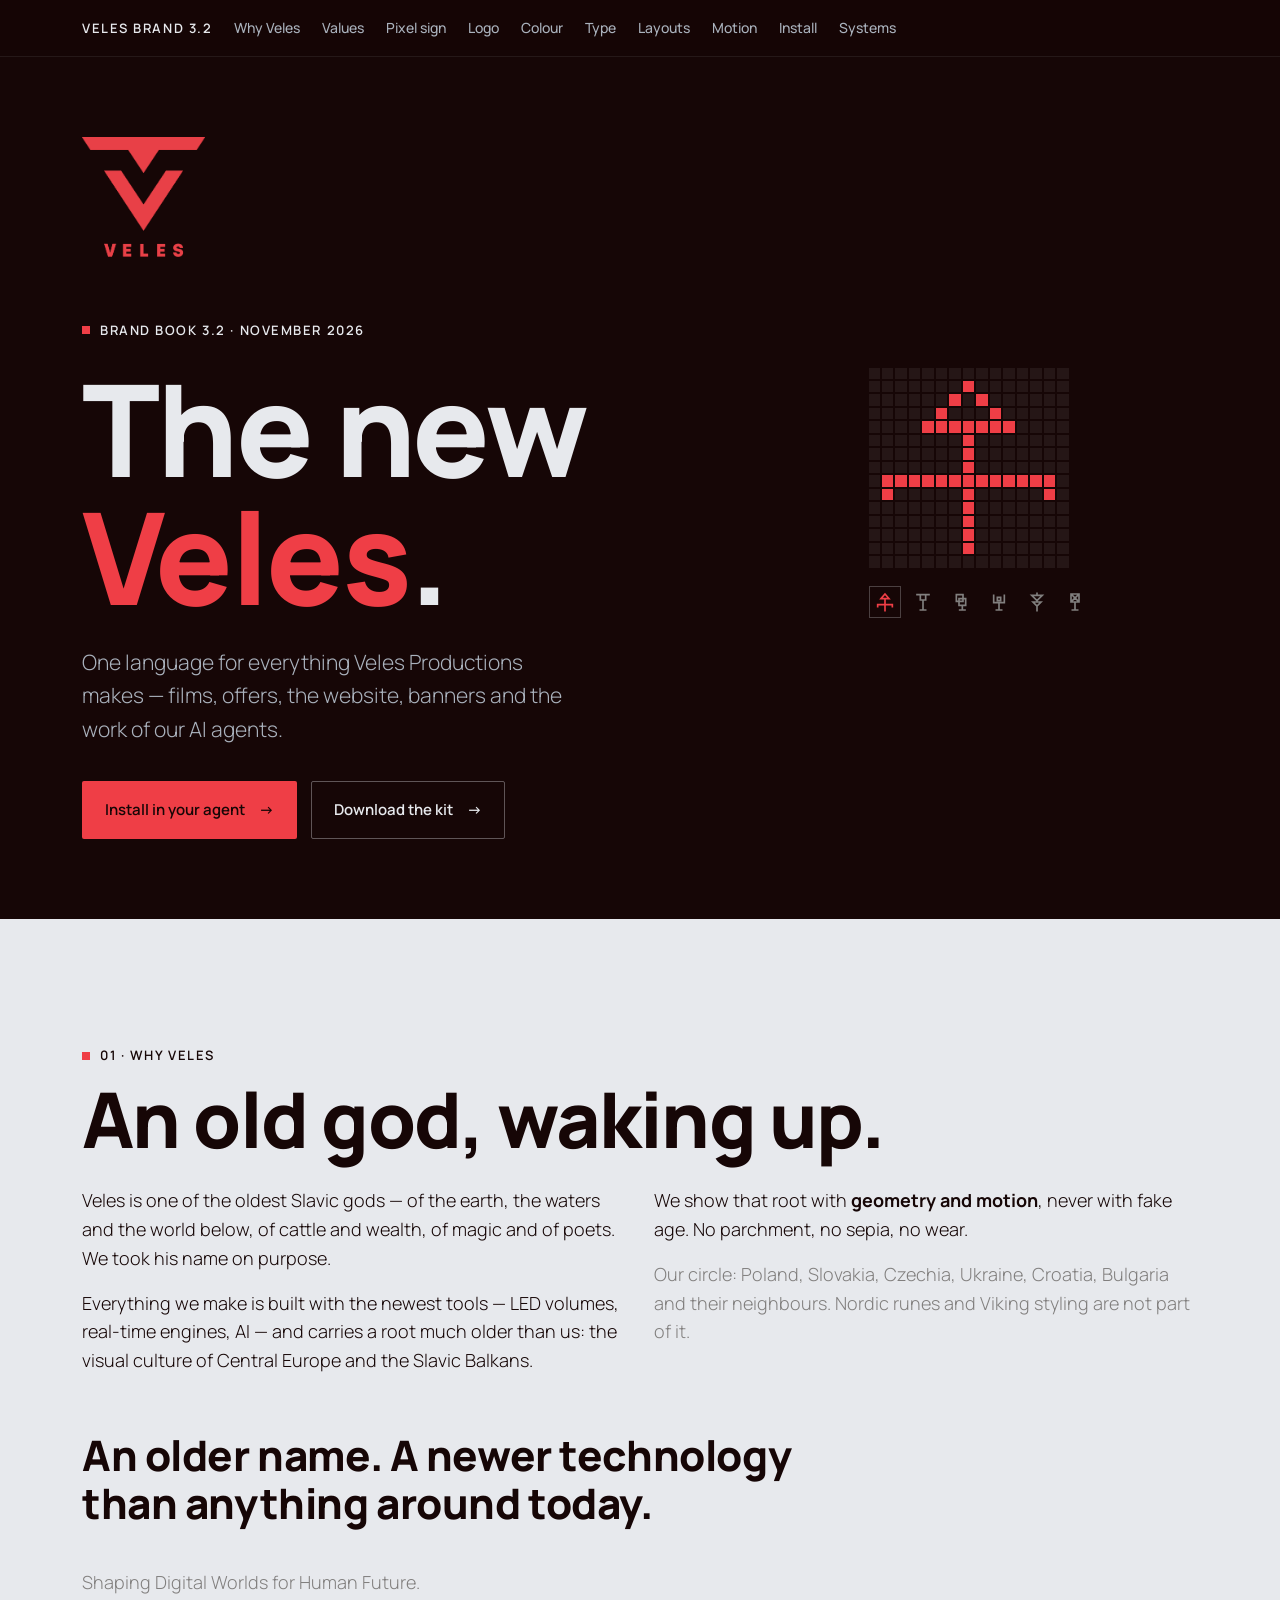
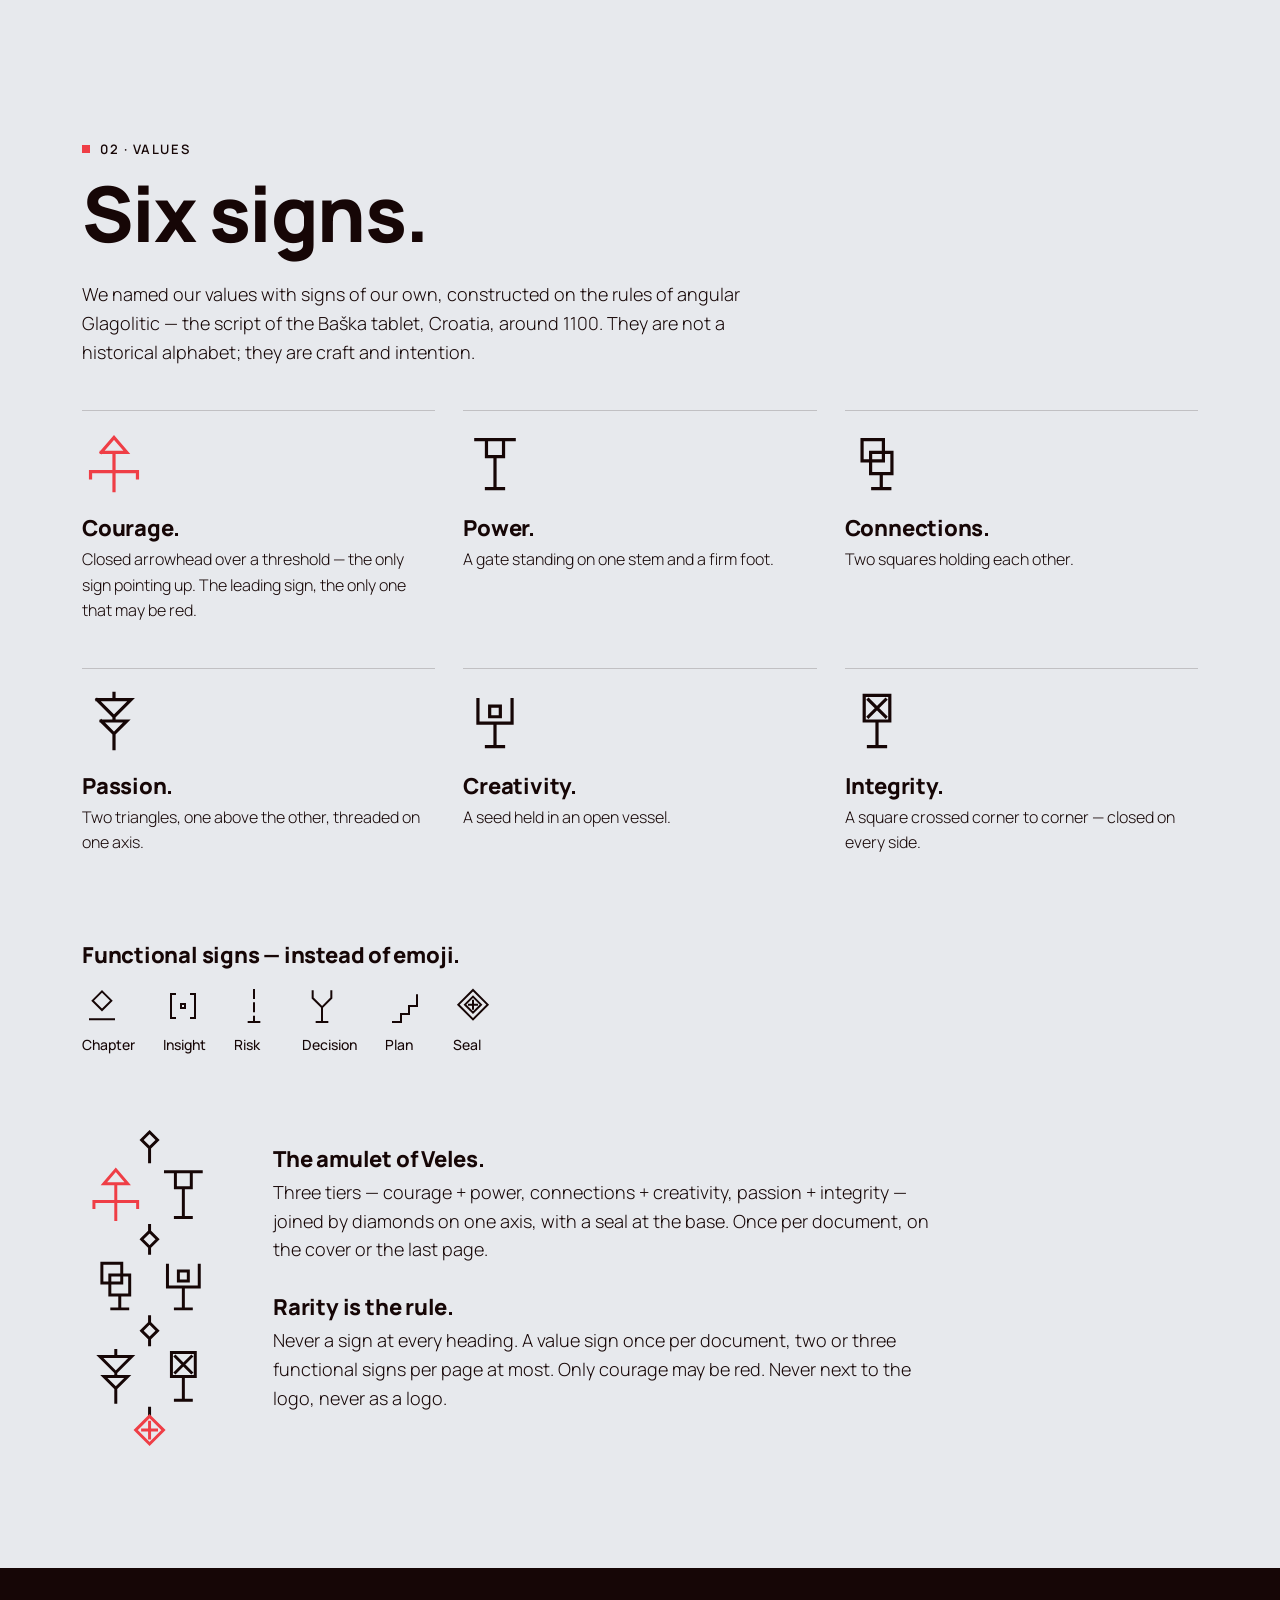
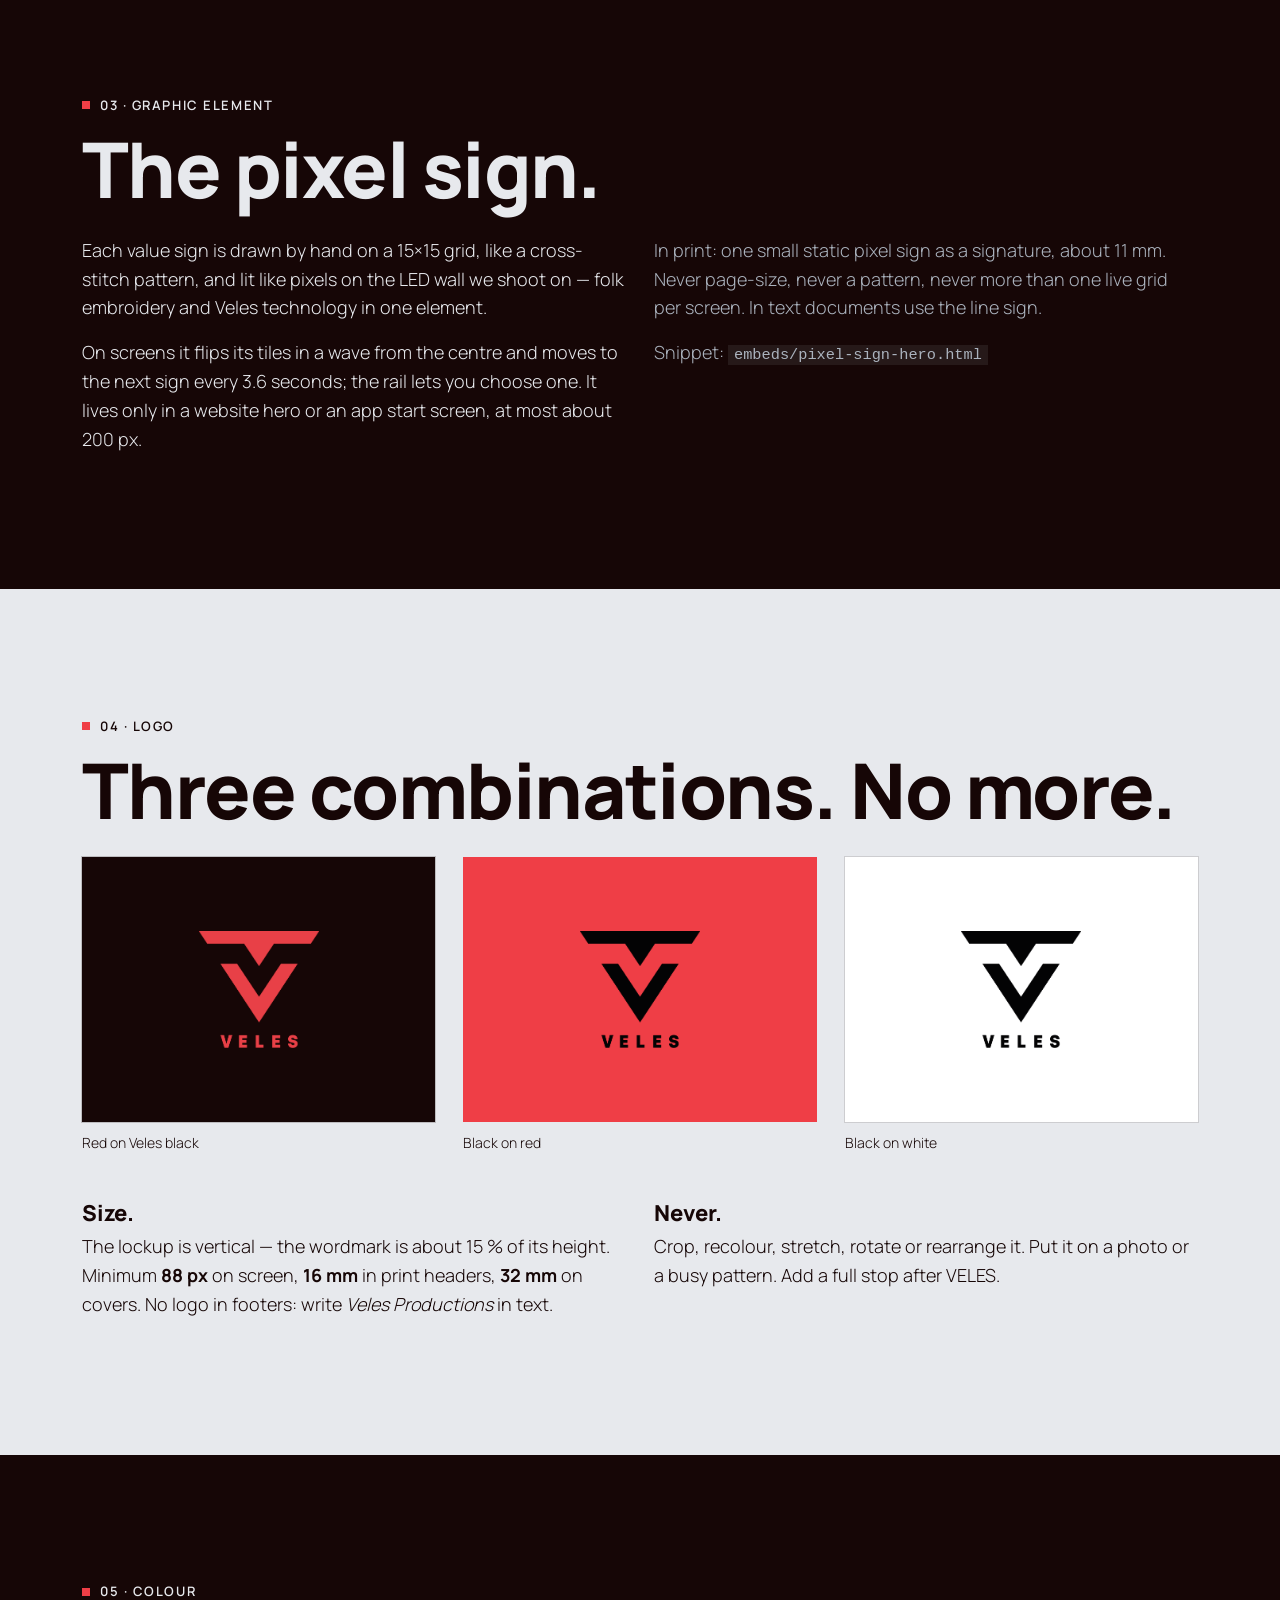
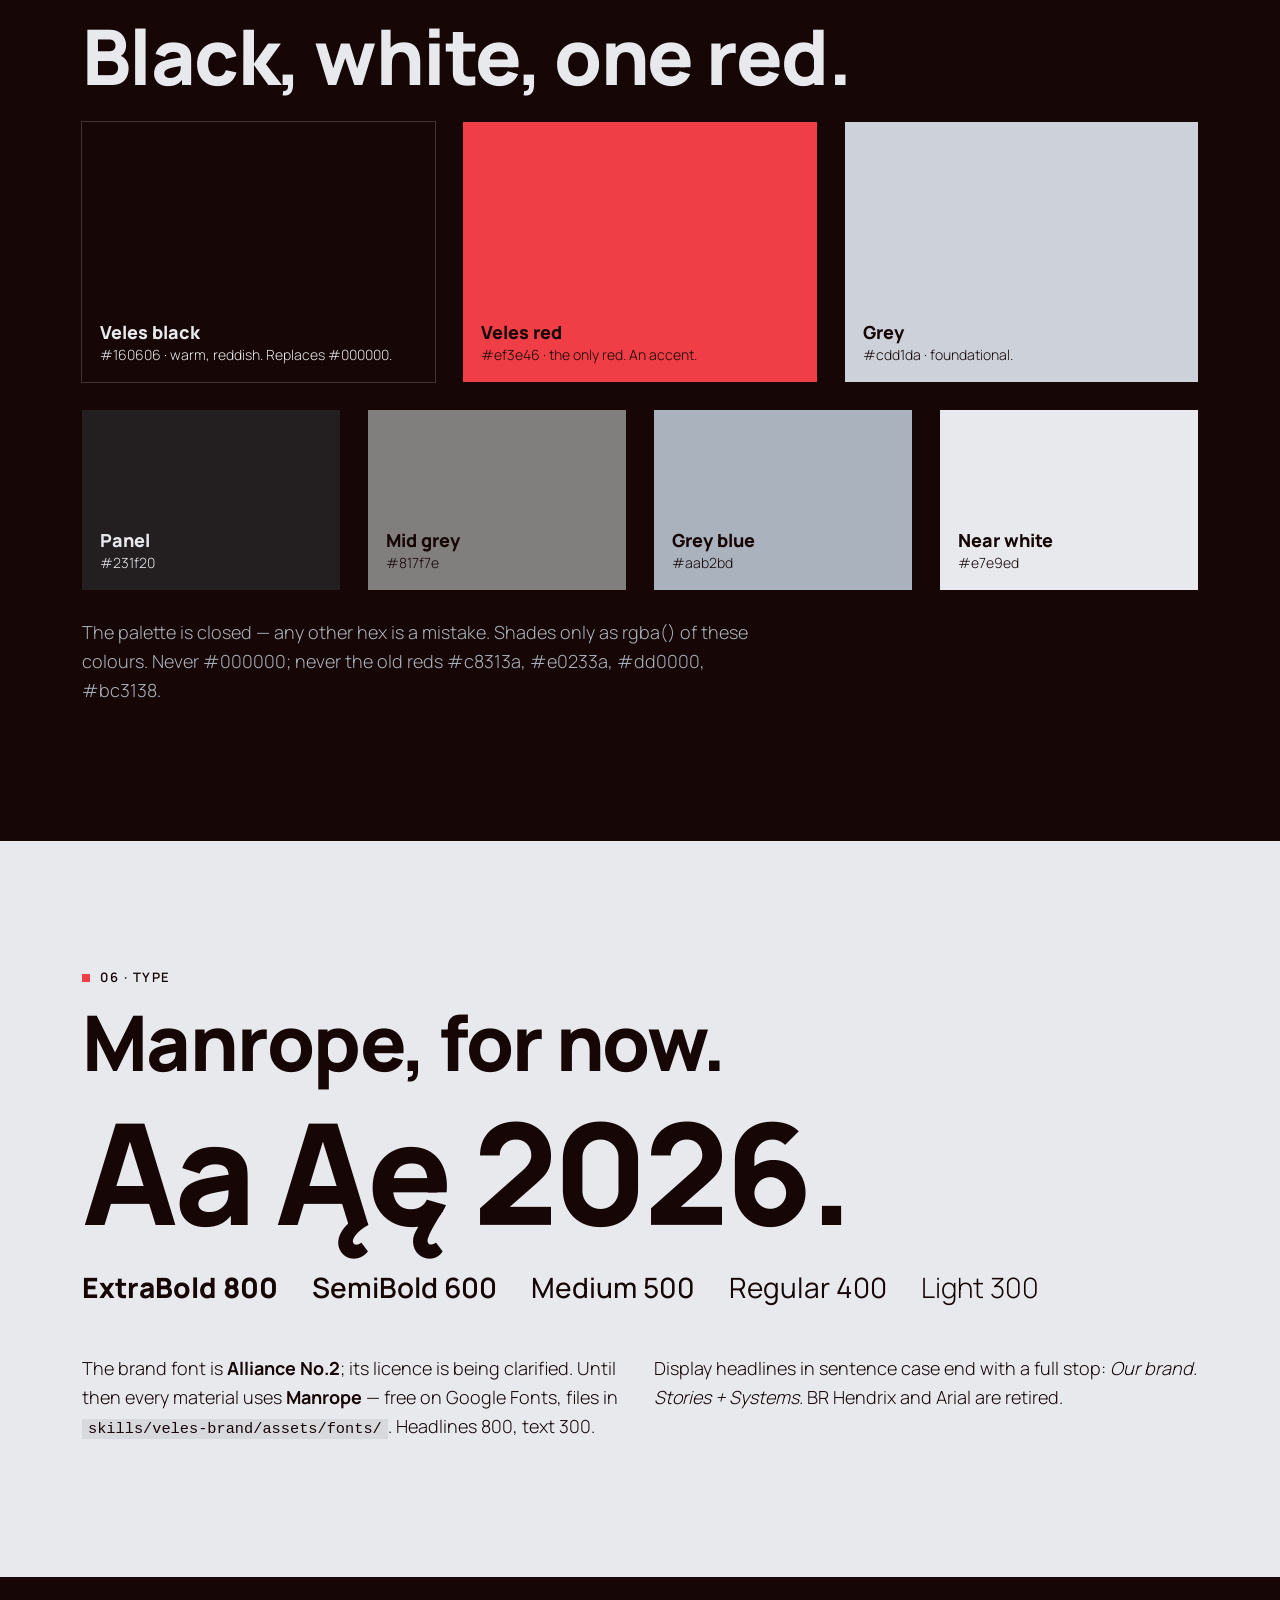
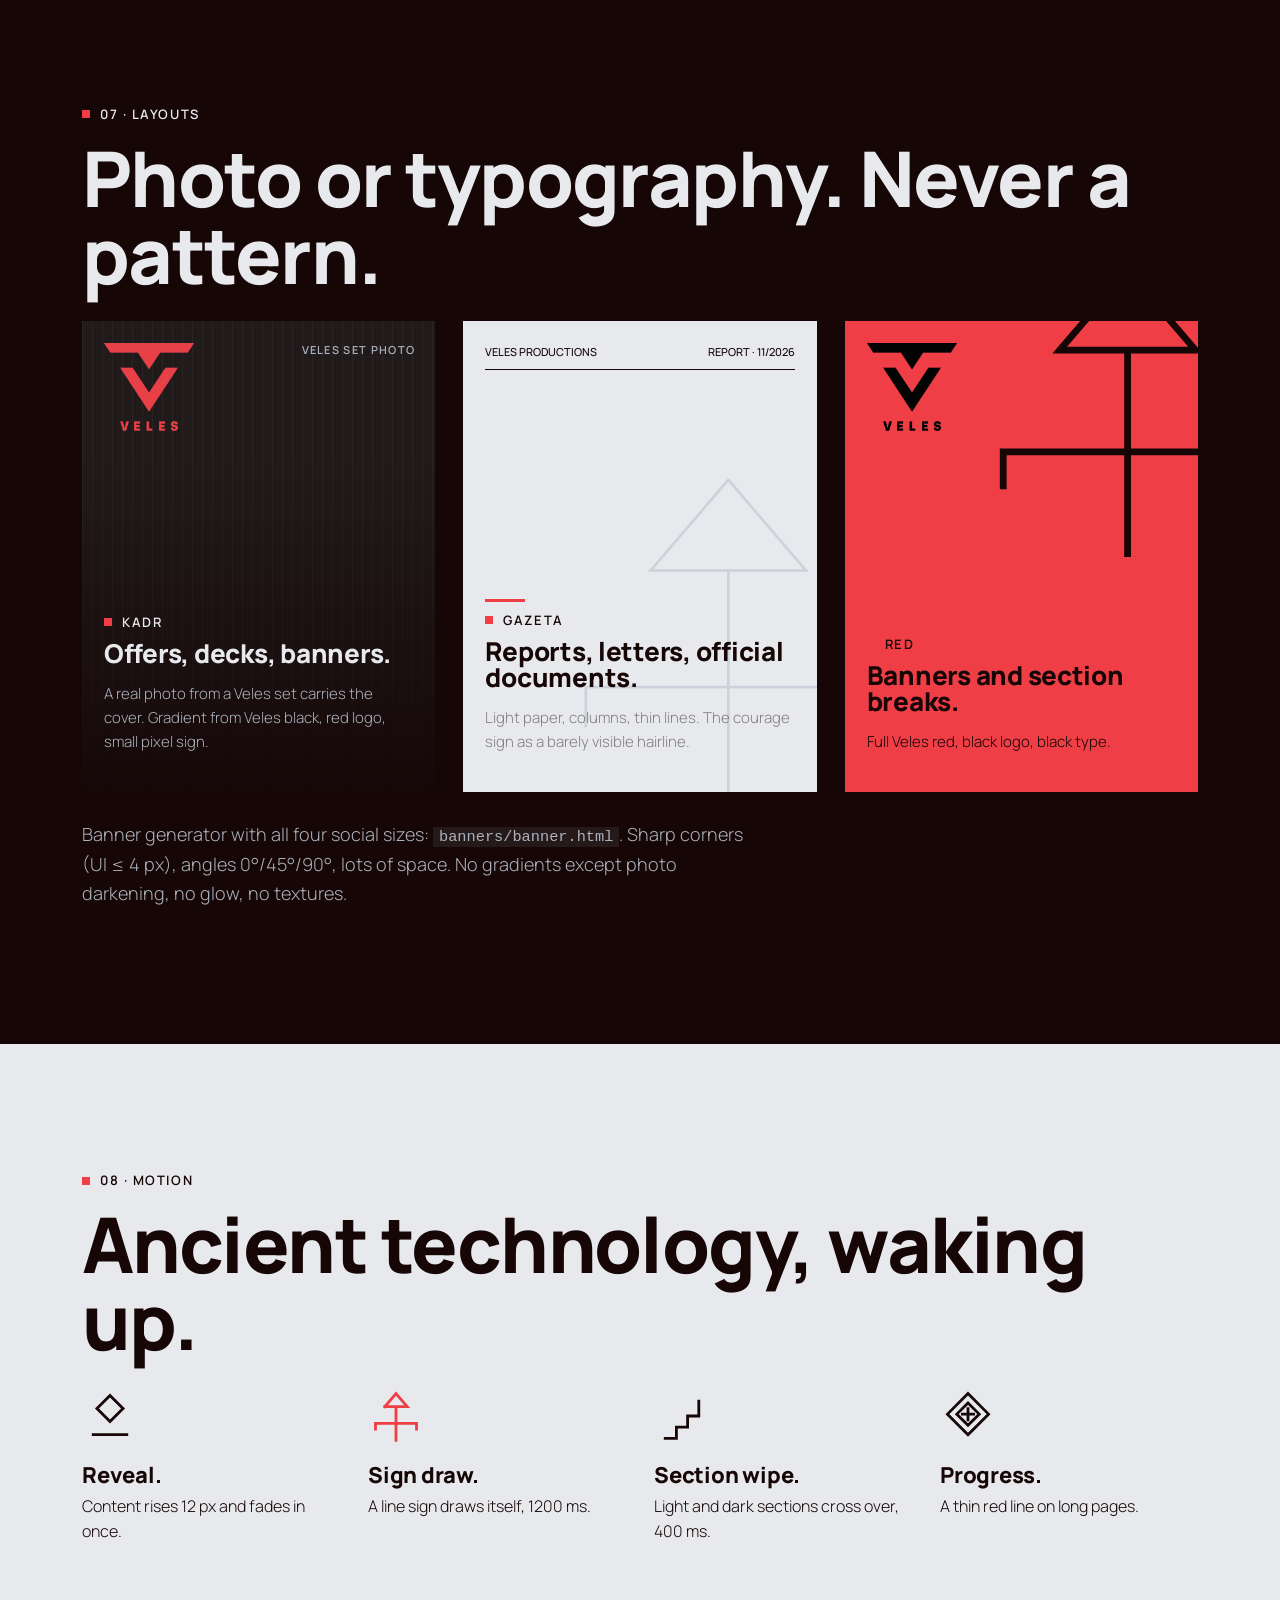
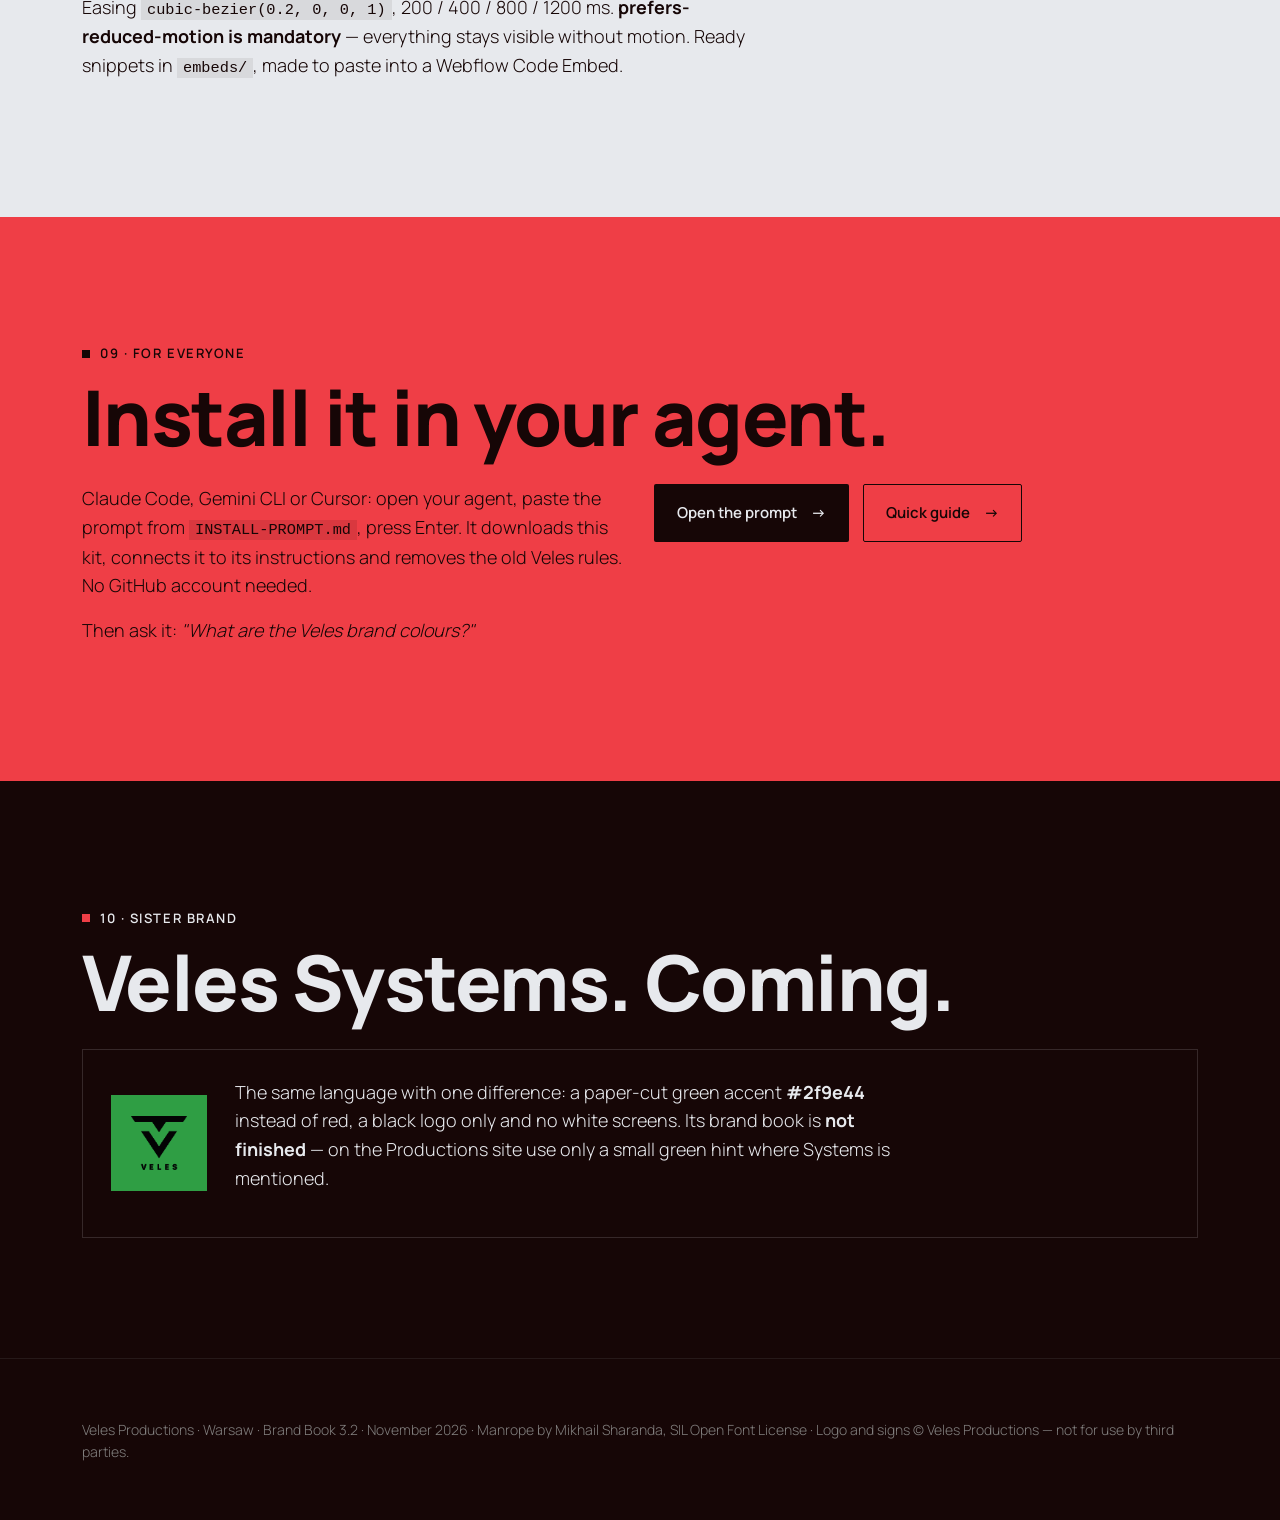
<file: index.html>
<!doctype html>
<html lang="en">
<head>
<meta charset="utf-8">
<meta name="viewport" content="width=device-width,initial-scale=1">
<title>Veles Brand Book</title>
<meta name="description" content="Veles Productions Brand Book 3.2 — the new Veles brand.">
<link rel="icon" href="skills/veles-brand/assets/logo/Logo_small_red_web.png">
<link rel="preconnect" href="https://fonts.googleapis.com">
<link href="https://fonts.googleapis.com/css2?family=Manrope:wght@300;400;500;600;800&display=swap" rel="stylesheet">
<link rel="stylesheet" href="skills/veles-brand/tokens/tokens.css">
<style>
  *{box-sizing:border-box}
  html{scroll-behavior:smooth}
  body{margin:0;background:var(--veles-black);color:var(--veles-near-white);font-family:var(--veles-font);font-weight:300;font-size:18px;line-height:1.6}
  a{color:inherit}
  .wrap{max-width:1180px;margin:0 auto;padding:0 32px}
  @media (max-width:600px){.wrap{padding:0 16px}body{font-size:16px}}
  .label{display:inline-flex;align-items:center;gap:10px;font-weight:600;font-size:13px;letter-spacing:.12em;text-transform:uppercase}
  .label:before{content:"";width:8px;height:8px;background:var(--veles-red);flex:none}
  h1,h2,h3{font-weight:800;letter-spacing:-.02em;line-height:1;margin:0}
  h2{font-size:clamp(40px,6vw,80px);margin:14px 0 28px}
  h3{font-size:22px;letter-spacing:-.01em;margin:0 0 8px}
  p{margin:0 0 16px;max-width:62ch}
  .muted{color:var(--veles-grey-blue)}
  code{font-family:ui-monospace,Consolas,monospace;font-size:.85em;background:rgba(231,233,237,.08);padding:1px 6px}
  section{padding:120px 0}
  section.light{background:var(--veles-near-white);color:var(--veles-black)}
  section.light .muted{color:var(--veles-grey-mid)}
  section.light code{background:rgba(22,6,6,.07)}
  section.red{background:var(--veles-red);color:var(--veles-black)}
  section.red .label:before{background:var(--veles-black)}
  .grid{display:grid;gap:28px}
  .g2{grid-template-columns:repeat(2,1fr)}.g3{grid-template-columns:repeat(3,1fr)}.g4{grid-template-columns:repeat(4,1fr)}
  @media (max-width:860px){.g3,.g4{grid-template-columns:repeat(2,1fr)}}
  @media (max-width:560px){.g2,.g3,.g4{grid-template-columns:1fr}section{padding:80px 0}}

  /* nav + progress */
  .vx-progress{position:fixed;top:0;left:0;height:2px;width:100%;background:var(--veles-red);transform-origin:0 50%;transform:scaleX(0);z-index:50}
  nav.top{position:sticky;top:0;z-index:40;background:rgba(22,6,6,.92);backdrop-filter:blur(6px);border-bottom:1px solid rgba(231,233,237,.08)}
  nav.top .wrap{display:flex;gap:22px;align-items:center;height:56px;overflow-x:auto;white-space:nowrap;scrollbar-width:none}
  nav.top a{text-decoration:none;font-weight:500;font-size:14px;color:var(--veles-grey-blue)}
  nav.top a:hover{color:var(--veles-near-white)}
  nav.top .brand{font-weight:600;letter-spacing:.12em;text-transform:uppercase;font-size:13px;color:var(--veles-near-white)}

  /* hero */
  .hero{min-height:92vh;display:flex;align-items:center;padding:80px 0}
  .hero .wrap{display:grid;grid-template-columns:1.3fr .9fr;gap:48px;align-items:center;width:100%}
  @media (max-width:860px){.hero .wrap{grid-template-columns:1fr}}
  .hero h1{font-size:clamp(56px,10vw,150px);margin:22px 0 26px}
  .hero h1 em{font-style:normal;color:var(--veles-red)}
  .hero .lede{font-size:21px;color:var(--veles-grey-blue);max-width:42ch}
  .hero img.logo{height:120px;width:auto;display:block;align-self:flex-start}
  .btns{display:flex;gap:14px;flex-wrap:wrap;margin-top:34px}
  .btn{display:inline-flex;align-items:center;gap:14px;padding:16px 22px;font-weight:600;font-size:15px;text-decoration:none;border-radius:2px;border:1px solid transparent}
  .btn:after{content:"\2192"}
  .btn.red{background:var(--veles-red);color:var(--veles-black)}
  .btn.line{border-color:rgba(231,233,237,.35)}
  .pixel-slot{justify-self:center}

  /* pull quote */
  .pull{font-size:clamp(26px,3.4vw,42px);font-weight:800;line-height:1.15;letter-spacing:-.01em;max-width:28ch;margin:40px 0}

  /* signs */
  .sign-card{border-top:1px solid rgba(22,6,6,.18);padding-top:20px}
  .sign-card svg{width:64px;height:64px;color:var(--veles-black);margin-bottom:14px}
  .sign-card.lead svg{color:var(--veles-red)}
  .sign-card p{font-size:16px}
  .func{display:flex;flex-wrap:wrap;gap:28px;margin-top:20px}
  .func div{display:flex;flex-direction:column;align-items:flex-start;gap:8px;font-weight:500;font-size:14px}
  .func svg{width:40px;height:40px}
  .amulet{display:grid;grid-template-columns:auto 1fr;gap:56px;align-items:center;margin-top:72px}
  .amulet svg{height:320px;width:auto;color:var(--veles-black)}
  .amulet .accent{stroke:var(--veles-red)}
  @media (max-width:560px){.amulet{grid-template-columns:1fr}.amulet svg{height:240px}}

  /* logo */
  .logo-tile{aspect-ratio:4/3;display:grid;place-items:center}
  .logo-tile img{width:34%;height:auto}
  .logo-tile.k{background:var(--veles-black);outline:1px solid rgba(22,6,6,.2)}
  .logo-tile.r{background:var(--veles-red)}
  .logo-tile.w{background:#fff;outline:1px solid rgba(22,6,6,.12)}
  .cap{font-size:14px;margin-top:10px}

  /* colour */
  .sw{min-height:180px;padding:18px;display:flex;flex-direction:column;justify-content:flex-end;font-size:14px;line-height:1.4}
  .sw b{font-weight:800;font-size:18px}
  .sw.big{min-height:260px}

  /* type */
  .spec{font-size:clamp(64px,11vw,160px);font-weight:800;line-height:.9;letter-spacing:-.03em;margin:10px 0 30px}
  .weights{display:flex;flex-wrap:wrap;gap:34px;font-size:28px}

  /* layouts */
  .lay{aspect-ratio:3/4;position:relative;overflow:hidden;padding:22px;display:flex;flex-direction:column;justify-content:flex-end;gap:8px}
  .lay h3{font-size:26px}
  .lay.kadr{background:linear-gradient(0deg,rgba(22,6,6,.95),rgba(22,6,6,.2) 70%),repeating-linear-gradient(90deg,rgba(231,233,237,.06) 0 1px,transparent 1px 10px),var(--veles-panel)}
  .lay.kadr .ph{position:absolute;top:20px;right:20px;font-weight:600;font-size:11px;letter-spacing:.12em;text-transform:uppercase;color:var(--veles-grey-blue)}
  .lay.gazeta{background:var(--veles-near-white);color:var(--veles-black);justify-content:flex-start;outline:1px solid rgba(22,6,6,.12)}
  .lay.gazeta .mast{display:flex;justify-content:space-between;font-size:11px;font-weight:500;border-bottom:1px solid var(--veles-black);padding-bottom:8px;margin-bottom:auto}
  .lay.gazeta .rule{width:40px;height:3px;background:var(--veles-red)}
  .lay.gazeta svg{position:absolute;right:-30%;bottom:-8%;width:110%;color:var(--veles-grey);z-index:0}
  .lay.gazeta>*{position:relative;z-index:1}
  .lay.redl{background:var(--veles-red);color:var(--veles-black)}
  .lay.redl svg{position:absolute;right:-28%;top:-18%;height:72%;color:var(--veles-black)}
  .lay img{height:88px;width:auto;align-self:flex-start;margin-bottom:auto}
  .lay.gazeta img{margin-bottom:0}

  /* do / dont */
  .dd li{margin-bottom:8px}
  .dd{padding-left:20px;margin:0}

  /* green teaser */
  .teaser{display:grid;grid-template-columns:auto 1fr;gap:28px;align-items:center;border:1px solid rgba(231,233,237,.15);padding:28px}
  .teaser .chip{width:96px;height:96px;background:#2f9e44;display:grid;place-items:center}
  .teaser .chip img{width:56px}
  @media (max-width:560px){.teaser{grid-template-columns:1fr}}

  footer{padding:60px 0;color:var(--veles-grey-mid);font-size:14px;border-top:1px solid rgba(231,233,237,.08)}

  /* reveal */
  .vx-js .rv{opacity:0;transform:translateY(12px);transition:opacity 800ms var(--veles-motion-ease-standard),transform 800ms var(--veles-motion-ease-standard)}
  .vx-js .rv.in{opacity:1;transform:none}
  .draw path{stroke-dasharray:var(--len);stroke-dashoffset:var(--len);transition:stroke-dashoffset 1200ms var(--veles-motion-ease-draw)}
  .draw.in path,.no-io .draw path{stroke-dashoffset:0}
  @media (prefers-reduced-motion:reduce){html{scroll-behavior:auto}.vx-js .rv{opacity:1;transform:none;transition:none}.draw path{transition:none;stroke-dashoffset:0}}
  svg.s path{fill:none;stroke:currentColor;stroke-width:3;stroke-linecap:square;stroke-linejoin:miter}
</style>
</head>
<body>
<div class="vx-progress" aria-hidden="true"></div>
<nav class="top" aria-label="Sections"><div class="wrap">
  <a class="brand" href="#top">Veles Brand 3.2</a>
  <a href="#why">Why Veles</a><a href="#values">Values</a><a href="#pixel">Pixel sign</a><a href="#logo">Logo</a><a href="#colour">Colour</a><a href="#type">Type</a><a href="#layouts">Layouts</a><a href="#motion">Motion</a><a href="#install">Install</a><a href="#systems">Systems</a>
</div></nav>

<header class="hero" id="top"><div class="wrap">
  <div>
    <img class="logo" src="skills/veles-brand/assets/logo/Logo_red.png" alt="Veles">
    <div style="margin-top:56px"><span class="label">Brand Book 3.2 · November 2026</span></div>
    <h1>The new <em>Veles</em>.</h1>
    <p class="lede">One language for everything Veles Productions makes — films, offers, the website, banners and the work of our AI agents.</p>
    <div class="btns">
      <a class="btn red" href="#install">Install in your agent</a>
      <a class="btn line" href="https://github.com/veles-productions/veles-brand/archive/refs/heads/main.zip">Download the kit</a>
    </div>
  </div>
  <div class="pixel-slot">
    <div class="vx-pixel" data-size="200" aria-label="Veles signs">
      <div class="vx-pixel-wall" role="img" aria-label="Courage"></div>
      <div class="vx-pixel-rail" role="tablist"></div>
    </div>
  </div>
</div></header>

<section class="light" id="why"><div class="wrap">
  <span class="label rv">01 · Why Veles</span>
  <h2 class="rv">An old god, waking up.</h2>
  <div class="grid g2">
    <div class="rv">
      <p>Veles is one of the oldest Slavic gods — of the earth, the waters and the world below, of cattle and wealth, of magic and of poets. We took his name on purpose.</p>
      <p>Everything we make is built with the newest tools — LED volumes, real-time engines, AI — and carries a root much older than us: the visual culture of Central Europe and the Slavic Balkans.</p>
    </div>
    <div class="rv">
      <p>We show that root with <b>geometry and motion</b>, never with fake age. No parchment, no sepia, no wear.</p>
      <p class="muted">Our circle: Poland, Slovakia, Czechia, Ukraine, Croatia, Bulgaria and their neighbours. Nordic runes and Viking styling are not part of it.</p>
    </div>
  </div>
  <p class="pull rv">An older name. A newer technology than anything around today.</p>
  <p class="muted rv">Shaping Digital Worlds for Human Future.</p>
</div></section>

<section class="light" id="values" style="padding-top:0"><div class="wrap">
  <span class="label rv">02 · Values</span>
  <h2 class="rv">Six signs.</h2>
  <p class="rv">We named our values with signs of our own, constructed on the rules of angular Glagolitic — the script of the Baška tablet, Croatia, around 1100. They are not a historical alphabet; they are craft and intention.</p>
  <div class="grid g3" style="margin-top:44px" id="signs"></div>
  <h3 style="margin-top:72px" class="rv">Functional signs — instead of emoji.</h3>
  <div class="func rv" id="func"></div>
  <div class="amulet">
    <svg viewBox="-8 0 136 322" class="s rv" aria-label="Amulet of Veles" role="img">
      <path d="M60 4 L68 12 L60 20 L52 12 Z M60 20 V34 M60 98 V104 M60 104 L68 112 L60 120 L52 112 Z M60 120 V126 M60 190 V196 M60 196 L68 204 L60 212 L52 204 Z M60 212 V218 M60 282 V290"/>
      <path class="accent" d="M60 290 L74 304 L60 318 L46 304 Z M60 296 V312 M53 304 H67"/>
      <g transform="translate(-4 36)"><path class="accent" d="M30 56 V20 M8 44 V38 H52 V44 M18 20 L30 6 L42 20 Z"/></g>
      <g transform="translate(64 36)"><path d="M12 8 H48 M22 8 V24 H38 V8 M30 24 V54 M22 54 H38"/></g>
      <g transform="translate(-4 128)"><path d="M16 8 H36 V28 H16 Z M24 20 H44 V40 H24 Z M34 40 V54 M26 54 H42"/></g>
      <g transform="translate(64 128)"><path d="M14 10 V32 H46 V10 M25 16 H35 V26 H25 Z M30 32 V54 M22 54 H38"/></g>
      <g transform="translate(-4 220)"><path d="M30 4 V10 M14 10 H46 L30 26 Z M30 26 V30 M18 30 H42 L30 42 Z M30 42 V56"/></g>
      <g transform="translate(64 220)"><path d="M18 6 H42 V30 H18 Z M22 10 L38 26 M38 10 L22 26 M30 30 V54 M22 54 H38"/></g>
    </svg>
    <div class="rv">
      <h3>The amulet of Veles.</h3>
      <p>Three tiers — courage + power, connections + creativity, passion + integrity — joined by diamonds on one axis, with a seal at the base. Once per document, on the cover or the last page.</p>
      <h3 style="margin-top:32px">Rarity is the rule.</h3>
      <p>Never a sign at every heading. A value sign once per document, two or three functional signs per page at most. Only courage may be red. Never next to the logo, never as a logo.</p>
    </div>
  </div>
</div></section>

<section id="pixel"><div class="wrap">
  <span class="label rv">03 · Graphic element</span>
  <h2 class="rv">The pixel sign.</h2>
  <div class="grid g2">
    <div class="rv"><p>Each value sign is drawn by hand on a 15×15 grid, like a cross-stitch pattern, and lit like pixels on the LED wall we shoot on — folk embroidery and Veles technology in one element.</p>
    <p>On screens it flips its tiles in a wave from the centre and moves to the next sign every 3.6 seconds; the rail lets you choose one. It lives only in a website hero or an app start screen, at most about 200 px.</p></div>
    <div class="rv"><p class="muted">In print: one small static pixel sign as a signature, about 11 mm. Never page-size, never a pattern, never more than one live grid per screen. In text documents use the line sign.</p>
    <p class="muted">Snippet: <code>embeds/pixel-sign-hero.html</code></p></div>
  </div>
</div></section>

<section class="light" id="logo"><div class="wrap">
  <span class="label rv">04 · Logo</span>
  <h2 class="rv">Three combinations. No more.</h2>
  <div class="grid g3 rv">
    <div><div class="logo-tile k"><img src="skills/veles-brand/assets/logo/Logo_red.png" alt="Red Veles logo on Veles black"></div><div class="cap">Red on Veles black</div></div>
    <div><div class="logo-tile r"><img src="skills/veles-brand/assets/logo/Logo_black.png" alt="Black Veles logo on red"></div><div class="cap">Black on red</div></div>
    <div><div class="logo-tile w"><img src="skills/veles-brand/assets/logo/Logo_black.png" alt="Black Veles logo on white"></div><div class="cap">Black on white</div></div>
  </div>
  <div class="grid g2" style="margin-top:48px">
    <div class="rv"><h3>Size.</h3><p>The lockup is vertical — the wordmark is about 15 % of its height. Minimum <b>88 px</b> on screen, <b>16 mm</b> in print headers, <b>32 mm</b> on covers. No logo in footers: write <i>Veles Productions</i> in text.</p></div>
    <div class="rv"><h3>Never.</h3><p>Crop, recolour, stretch, rotate or rearrange it. Put it on a photo or a busy pattern. Add a full stop after VELES.</p></div>
  </div>
</div></section>

<section id="colour"><div class="wrap">
  <span class="label rv">05 · Colour</span>
  <h2 class="rv">Black, white, one red.</h2>
  <div class="grid g3 rv">
    <div class="sw big" style="background:#160606;outline:1px solid rgba(231,233,237,.2)"><b>Veles black</b>#160606 · warm, reddish. Replaces #000000.</div>
    <div class="sw big" style="background:#ef3e46;color:#160606"><b>Veles red</b>#ef3e46 · the only red. An accent.</div>
    <div class="sw big" style="background:#cdd1da;color:#160606"><b>Grey</b>#cdd1da · foundational.</div>
  </div>
  <div class="grid g4 rv" style="margin-top:28px">
    <div class="sw" style="background:#231f20"><b>Panel</b>#231f20</div>
    <div class="sw" style="background:#817f7e;color:#160606"><b>Mid grey</b>#817f7e</div>
    <div class="sw" style="background:#aab2bd;color:#160606"><b>Grey blue</b>#aab2bd</div>
    <div class="sw" style="background:#e7e9ed;color:#160606"><b>Near white</b>#e7e9ed</div>
  </div>
  <p class="muted rv" style="margin-top:28px">The palette is closed — any other hex is a mistake. Shades only as rgba() of these colours. Never #000000; never the old reds #c8313a, #e0233a, #dd0000, #bc3138.</p>
</div></section>

<section class="light" id="type"><div class="wrap">
  <span class="label rv">06 · Type</span>
  <h2 class="rv">Manrope, for now.</h2>
  <div class="spec rv">Aa Ąę 2026.</div>
  <div class="weights rv"><span style="font-weight:800">ExtraBold 800</span><span style="font-weight:600">SemiBold 600</span><span style="font-weight:500">Medium 500</span><span style="font-weight:400">Regular 400</span><span style="font-weight:300">Light 300</span></div>
  <div class="grid g2" style="margin-top:44px">
    <div class="rv"><p>The brand font is <b>Alliance No.2</b>; its licence is being clarified. Until then every material uses <b>Manrope</b> — free on Google Fonts, files in <code>skills/veles-brand/assets/fonts/</code>. Headlines 800, text 300.</p></div>
    <div class="rv"><p>Display headlines in sentence case end with a full stop: <i>Our brand.</i> <i>Stories + Systems.</i> BR Hendrix and Arial are retired.</p></div>
  </div>
</div></section>

<section id="layouts"><div class="wrap">
  <span class="label rv">07 · Layouts</span>
  <h2 class="rv">Photo or typography. Never a pattern.</h2>
  <div class="grid g3 rv">
    <div class="lay kadr"><span class="ph">Veles set photo</span><img src="skills/veles-brand/assets/logo/Logo_red.png" alt=""><span class="label">Kadr</span><h3>Offers, decks, banners.</h3><p class="muted" style="font-size:15px">A real photo from a Veles set carries the cover. Gradient from Veles black, red logo, small pixel sign.</p></div>
    <div class="lay gazeta"><div class="mast"><span>VELES PRODUCTIONS</span><span>REPORT · 11/2026</span></div><svg viewBox="0 0 60 60" class="s"><path d="M30 56 V20 M8 44 V38 H52 V44 M18 20 L30 6 L42 20 Z" style="stroke-width:.4"/></svg><div class="rule"></div><span class="label" style="color:#160606">Gazeta</span><h3>Reports, letters, official documents.</h3><p style="font-size:15px;color:#817f7e">Light paper, columns, thin lines. The courage sign as a barely visible hairline.</p></div>
    <div class="lay redl"><svg viewBox="0 0 60 60" class="s"><path d="M30 56 V20 M8 44 V38 H52 V44 M18 20 L30 6 L42 20 Z" style="stroke-width:1.2"/></svg><img src="skills/veles-brand/assets/logo/Logo_black.png" alt=""><span class="label">Red</span><h3>Banners and section breaks.</h3><p style="font-size:15px">Full Veles red, black logo, black type.</p></div>
  </div>
  <p class="muted rv" style="margin-top:28px">Banner generator with all four social sizes: <code>banners/banner.html</code>. Sharp corners (UI ≤ 4 px), angles 0°/45°/90°, lots of space. No gradients except photo darkening, no glow, no textures.</p>
</div></section>

<section class="light" id="motion"><div class="wrap">
  <span class="label rv">08 · Motion</span>
  <h2 class="rv">Ancient technology, waking up.</h2>
  <div class="grid g4 rv">
    <div><svg viewBox="0 0 60 60" class="s draw" style="width:56px;height:56px"><path d="M30 8 L44 22 L30 36 L16 22 Z M12 50 H48"/></svg><h3 style="margin-top:12px">Reveal.</h3><p style="font-size:16px">Content rises 12 px and fades in once.</p></div>
    <div><svg viewBox="0 0 60 60" class="s draw" style="width:56px;height:56px;color:#ef3e46"><path d="M30 56 V20 M8 44 V38 H52 V44 M18 20 L30 6 L42 20 Z"/></svg><h3 style="margin-top:12px">Sign draw.</h3><p style="font-size:16px">A line sign draws itself, 1200 ms.</p></div>
    <div><svg viewBox="0 0 60 60" class="s draw" style="width:56px;height:56px"><path d="M12 54 H24 V42 H36 V30 H48 V14"/></svg><h3 style="margin-top:12px">Section wipe.</h3><p style="font-size:16px">Light and dark sections cross over, 400 ms.</p></div>
    <div><svg viewBox="0 0 60 60" class="s draw" style="width:56px;height:56px"><path d="M30 6 L52 28 L30 50 L8 28 Z M30 16 L42 28 L30 40 L18 28 Z M30 22 V34 M24 28 H36"/></svg><h3 style="margin-top:12px">Progress.</h3><p style="font-size:16px">A thin red line on long pages.</p></div>
  </div>
  <p class="rv" style="margin-top:32px">Easing <code>cubic-bezier(0.2, 0, 0, 1)</code>, 200 / 400 / 800 / 1200 ms. <b>prefers-reduced-motion is mandatory</b> — everything stays visible without motion. Ready snippets in <code>embeds/</code>, made to paste into a Webflow Code Embed.</p>
</div></section>

<section class="red" id="install"><div class="wrap">
  <span class="label rv">09 · For everyone</span>
  <h2 class="rv">Install it in your agent.</h2>
  <div class="grid g2">
    <div class="rv"><p>Claude Code, Gemini CLI or Cursor: open your agent, paste the prompt from <code style="background:rgba(22,6,6,.1)">INSTALL-PROMPT.md</code>, press Enter. It downloads this kit, connects it to its instructions and removes the old Veles rules. No GitHub account needed.</p>
    <p>Then ask it: <i>"What are the Veles brand colours?"</i></p></div>
    <div class="rv"><div class="btns" style="margin-top:0">
      <a class="btn" style="background:#160606;color:#e7e9ed" href="https://github.com/veles-productions/veles-brand/blob/main/INSTALL-PROMPT.md">Open the prompt</a>
      <a class="btn" style="border-color:#160606" href="https://github.com/veles-productions/veles-brand/blob/main/QUICK-GUIDE.md">Quick guide</a>
    </div></div>
  </div>
</div></section>

<section id="systems"><div class="wrap">
  <span class="label rv">10 · Sister brand</span>
  <h2 class="rv">Veles Systems. Coming.</h2>
  <div class="teaser rv">
    <div class="chip"><img src="skills/veles-brand/assets/logo/Logo_black.png" alt=""></div>
    <div><p>The same language with one difference: a paper-cut green accent <b>#2f9e44</b> instead of red, a black logo only and no white screens. Its brand book is <b>not finished</b> — on the Productions site use only a small green hint where Systems is mentioned.</p></div>
  </div>
</div></section>

<footer><div class="wrap">Veles Productions · Warsaw · Brand Book 3.2 · November 2026 · Manrope by Mikhail Sharanda, SIL Open Font License · Logo and signs © Veles Productions — not for use by third parties.</div></footer>

<script>
(function(){
  var V={
    courage:["Courage","M30 56 V20 M8 44 V38 H52 V44 M18 20 L30 6 L42 20 Z","Closed arrowhead over a threshold — the only sign pointing up. The leading sign, the only one that may be red."],
    power:["Power","M12 8 H48 M22 8 V24 H38 V8 M30 24 V54 M22 54 H38","A gate standing on one stem and a firm foot."],
    connections:["Connections","M16 8 H36 V28 H16 Z M24 20 H44 V40 H24 Z M34 40 V54 M26 54 H42","Two squares holding each other."],
    passion:["Passion","M30 4 V10 M14 10 H46 L30 26 Z M30 26 V30 M18 30 H42 L30 42 Z M30 42 V56","Two triangles, one above the other, threaded on one axis."],
    creativity:["Creativity","M14 10 V32 H46 V10 M25 16 H35 V26 H25 Z M30 32 V54 M22 54 H38","A seed held in an open vessel."],
    integrity:["Integrity","M18 6 H42 V30 H18 Z M22 10 L38 26 M38 10 L22 26 M30 30 V54 M22 54 H38","A square crossed corner to corner — closed on every side."]
  };
  var F=[["Chapter","M30 8 L44 22 L30 36 L16 22 Z M12 50 H48"],["Insight","M18 12 H12 V48 H18 M42 12 H48 V48 H42 M27 27 H33 V33 H27 Z"],["Risk","M30 6 V18 M30 26 V38 M30 46 V54 M22 54 H38"],["Decision","M30 54 V32 M30 32 L16 18 V8 M30 32 L44 18 V8 M22 54 H38"],["Plan","M12 54 H24 V42 H36 V30 H48 V14"],["Seal","M30 6 L52 28 L30 50 L8 28 Z M30 16 L42 28 L30 40 L18 28 Z M30 22 V34 M24 28 H36"]];
  var sh="";Object.keys(V).forEach(function(k){var v=V[k];sh+='<div class="sign-card rv'+(k==="courage"?" lead":"")+'"><svg viewBox="0 0 60 60" class="s draw"><path d="'+v[1]+'"/></svg><h3>'+v[0]+'.</h3><p>'+v[2]+'</p></div>'});
  document.getElementById("signs").innerHTML=sh;
  document.getElementById("func").innerHTML=F.map(function(f){return '<div><svg viewBox="0 0 60 60" class="s"><path d="'+f[1]+'"/></svg>'+f[0]+'</div>'}).join("");

  var reduce=matchMedia("(prefers-reduced-motion: reduce)").matches;
  document.querySelectorAll(".draw path").forEach(function(p){p.parentNode.style.setProperty("--len",Math.ceil(p.getTotalLength()))});
  var bar=document.querySelector(".vx-progress");
  function sc(){var h=document.documentElement,m=h.scrollHeight-h.clientHeight;bar.style.transform="scaleX("+(m>0?h.scrollTop/m:0)+")"}
  addEventListener("scroll",sc,{passive:true});sc();
  if("IntersectionObserver" in window){
    document.documentElement.classList.add("vx-js");
    var io=new IntersectionObserver(function(es){es.forEach(function(e){if(e.isIntersecting){e.target.classList.add("in");io.unobserve(e.target)}})},{threshold:.15});
    document.querySelectorAll(".rv,.draw").forEach(function(el){io.observe(el)});
  } else document.documentElement.classList.add("no-io");

  /* pixel sign (same code as embeds/pixel-sign-hero.html) */
  var G={courage:["...............",".......#.......","......#.#......",".....#...#.....","....#######....",".......#.......",".......#.......",".......#.......",".#############.",".#.....#.....#.",".......#.......",".......#.......",".......#.......",".......#.......","..............."],power:["...............","..###########..",".....#...#.....",".....#...#.....",".....#####.....",".......#.......",".......#.......",".......#.......",".......#.......",".......#.......",".......#.......",".......#.......",".......#.......",".....#####.....","..............."],connections:["...............","....#####......","....#...#......","....#.#####....","....#.#.#.#....","....#####.#....","......#...#....","......#####....","........#......","........#......","........#......","........#......","........#......","......#####....","..............."],creativity:["...............","...............","...#.......#...","...#..###..#...","...#..#.#..#...","...#..###..#...","...#########...",".......#.......",".......#.......",".......#.......",".......#.......",".......#.......",".......#.......",".....#####.....","..............."],passion:[".......#.......","...#########...","....#.....#....",".....#...#.....","......#.#......",".......#.......",".......#.......","....#######....",".....#...#.....","......#.#......",".......#.......",".......#.......",".......#.......",".......#.......","..............."],integrity:["...............","....#######....","....##...##....","....#.#.#.#....","....#..#..#....","....#.#.#.#....","....##...##....","....#######....",".......#.......",".......#.......",".......#.......",".......#.......",".......#.......",".....#####.....","..............."]};
  var ORDER=["courage","power","connections","creativity","passion","integrity"];
  var root=document.querySelector(".vx-pixel"),wall=root.querySelector(".vx-pixel-wall"),rail=root.querySelector(".vx-pixel-rail");
  var size=+root.dataset.size;wall.style.setProperty("--vx-size",size+"px");wall.style.setProperty("--vx-gap",Math.max(1,Math.round(size/100))+"px");
  var tiles=[],step=[],btns={},cur=null,timer=null;
  for(var r=0;r<15;r++)for(var c=0;c<15;c++){var t=document.createElement("div");t.className="vx-px";t.innerHTML="<i></i><i></i>";t.style.transitionDelay=Math.round(Math.sqrt((r-7)*(r-7)+(c-7)*(c-7))*140)+"ms";wall.appendChild(t);tiles.push(t);step.push(0)}
  ORDER.forEach(function(k){var b=document.createElement("button");b.type="button";b.dataset.sign=k;b.setAttribute("role","tab");b.setAttribute("aria-label",V[k][0]);b.innerHTML='<svg viewBox="0 0 60 60" aria-hidden="true"><path d="'+V[k][1]+'" fill="none" stroke="currentColor" stroke-width="5" stroke-linecap="square" stroke-linejoin="miter"/></svg>';b.onclick=function(){if(timer){clearInterval(timer);timer=null}show(k)};rail.appendChild(b);btns[k]=b});
  function show(k){if(k===cur)return;var g=G[k],on=k==="courage"?"var(--vx-red)":"var(--vx-lit)";tiles.forEach(function(t,i){var col=g[Math.floor(i/15)].charAt(i%15)==="#"?on:"var(--vx-off)";if(cur===null){t.children[0].style.background=col;return}t.children[(step[i]+1)%2].style.background=col;step[i]++;t.style.transform="rotateY("+(step[i]*180)+"deg)"});cur=k;wall.setAttribute("aria-label",V[k][0]);ORDER.forEach(function(o){btns[o].setAttribute("aria-selected",o===k)})}
  show("courage");
  if(!reduce){var n=0;timer=setInterval(function(){n=(n+1)%6;show(ORDER[n])},3600)}
})();
</script>
<style>
.vx-pixel{--vx-red:#ef3e46;--vx-lit:#e7e9ed;--vx-off:rgba(231,233,237,.07);display:inline-flex;flex-direction:column;gap:18px}
.vx-pixel-wall{display:grid;grid-template-columns:repeat(15,1fr);gap:var(--vx-gap,2px);width:var(--vx-size,200px);aspect-ratio:1;perspective:900px}
.vx-px{position:relative;transform-style:preserve-3d;transition:transform 1100ms cubic-bezier(.7,-.25,.25,1.3)}
.vx-px>i{position:absolute;inset:0;backface-visibility:hidden;-webkit-backface-visibility:hidden;background:var(--vx-off)}
.vx-px>i+i{transform:rotateY(180deg)}
.vx-pixel-rail{display:flex;gap:6px}
.vx-pixel-rail button{all:unset;cursor:pointer;width:30px;height:30px;display:grid;place-items:center;color:#817f7e;border:1px solid transparent}
.vx-pixel-rail button:hover,.vx-pixel-rail button:focus-visible{color:#e7e9ed}
.vx-pixel-rail button[aria-selected="true"]{color:#e7e9ed;border-color:rgba(231,233,237,.25)}
.vx-pixel-rail button[data-sign="courage"][aria-selected="true"]{color:#ef3e46}
.vx-pixel-rail svg{width:20px;height:20px}
@media (prefers-reduced-motion:reduce){.vx-px{transition:none}}
</style>
</body>
</html>
</file>
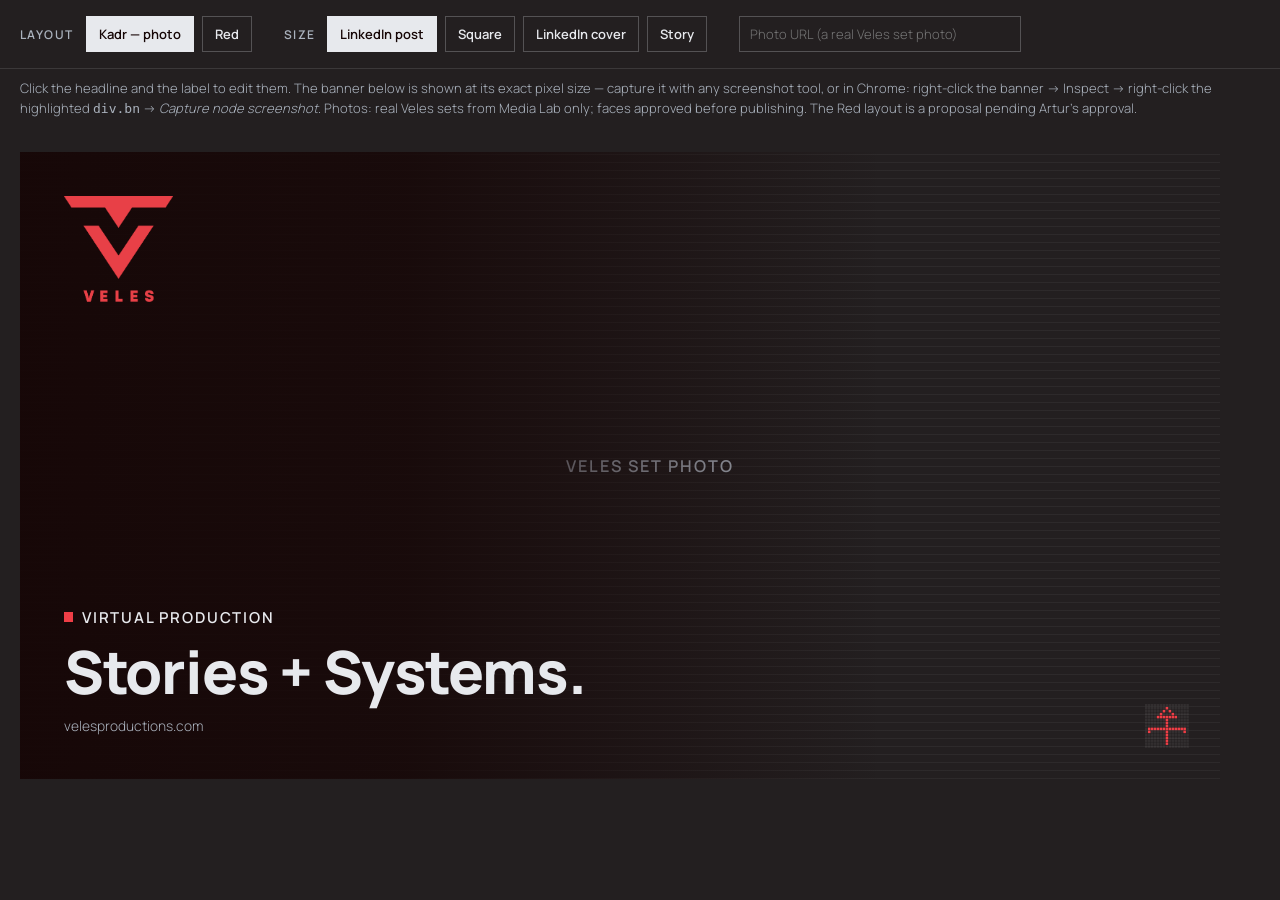
<file: banners/banner.html>
<!doctype html>
<html lang="en">
<head>
<meta charset="utf-8">
<meta name="viewport" content="width=device-width,initial-scale=1">
<title>Veles banner — Kadr and Red</title>
<link href="https://fonts.googleapis.com/css2?family=Manrope:wght@300;600;800&display=swap" rel="stylesheet">
<style>
  :root{--black:#160606;--red:#ef3e46;--nw:#e7e9ed;--gb:#aab2bd;--panel:#231f20}
  html,body{margin:0;background:#231f20;color:var(--nw);font-family:'Alliance No.2',Manrope,sans-serif}
  .tools{display:flex;flex-wrap:wrap;gap:8px;align-items:center;padding:16px 20px;position:sticky;top:0;background:var(--panel);z-index:5;border-bottom:1px solid rgba(231,233,237,.12)}
  .tools b{font-weight:600;font-size:12px;letter-spacing:.12em;text-transform:uppercase;color:var(--gb);margin-right:4px}
  .tools button{all:unset;cursor:pointer;font-weight:600;font-size:13px;padding:8px 12px;border:1px solid rgba(231,233,237,.25);color:var(--nw)}
  .tools button[aria-pressed="true"]{background:var(--nw);color:var(--black);border-color:var(--nw)}
  .tools .sep{width:16px}
  .tools input{font:300 13px Manrope,sans-serif;background:transparent;border:1px solid rgba(231,233,237,.25);color:var(--nw);padding:8px 10px;min-width:260px}
  .help{padding:10px 20px;font-weight:300;font-size:13px;color:var(--gb);line-height:1.5}
  .stage{padding:24px 20px 60px;overflow:auto}

  /* ---------- the banner ---------- */
  .bn{position:relative;overflow:hidden;width:var(--w);height:var(--h);--u:calc(min(var(--w),var(--h))/100);background:var(--black);color:var(--nw);transform-origin:0 0}
  .bn .photo{position:absolute;inset:0;background:var(--panel) center/cover no-repeat}
  .bn .photo.empty{display:grid;place-items:center;background:repeating-linear-gradient(0deg,rgba(231,233,237,.05) 0 1px,transparent 1px 8px),var(--panel)}
  .bn .photo.empty span{font-weight:600;font-size:calc(var(--u)*2.6);letter-spacing:.12em;text-transform:uppercase;color:var(--gb);transform:translateX(18%)}
  .bn .shade{position:absolute;inset:0;background:linear-gradient(90deg,rgba(22,6,6,.94) 0%,rgba(22,6,6,.82) 32%,rgba(22,6,6,0) 72%)}
  .bn .copy{position:absolute;left:calc(var(--u)*7);right:40%;bottom:calc(var(--u)*7);display:flex;flex-direction:column;gap:calc(var(--u)*2.4)}
  .bn .logo{position:absolute;left:calc(var(--u)*7);top:calc(var(--u)*7);height:max(88px,calc(var(--u)*17));width:auto;align-self:flex-start}
  .bn .label{display:flex;align-items:center;gap:calc(var(--u)*1.4);font-weight:600;font-size:max(12px,calc(var(--u)*2.4));letter-spacing:.12em;text-transform:uppercase}
  .bn .label:before{content:"";width:calc(var(--u)*1.5);height:calc(var(--u)*1.5);background:var(--red);flex:none}
  .bn h1{margin:0;font-weight:800;font-size:calc(var(--u)*var(--fs,9.5));line-height:.98;letter-spacing:-.02em;outline:none}
  .bn .url{font-weight:300;font-size:max(12px,calc(var(--u)*2.2));color:var(--gb)}
  .bn .px{position:absolute;right:calc(var(--u)*5);bottom:calc(var(--u)*5);width:calc(var(--u)*7);height:calc(var(--u)*7)}

  /* Red layout */
  .bn.red{background:var(--red);color:var(--black)}
  .bn.red .photo,.bn.red .shade,.bn.red .px{display:none}
  .bn.red .label:before{background:var(--black)}
  .bn.red .url{color:var(--black);opacity:.7}
  .bn.red .copy{right:44%}
  .bn.red .sign{display:block}
  .bn .sign{display:none;position:absolute;height:130%;top:-6%;right:-14%;aspect-ratio:1;color:var(--black)}
  .bn .sign path{fill:none;stroke:currentColor;stroke-width:.7;stroke-linecap:square;stroke-linejoin:miter}

  /* wide cover (1584x396): text row */
  .bn.wide .copy{right:42%;bottom:auto;top:50%;transform:translateY(-50%);left:calc(var(--u)*34)}
  .bn.wide .logo{top:50%;transform:translateY(-50%)}
  /* story (1080x1920) */
  .bn.tall .copy{right:calc(var(--u)*7)}
  .bn.tall .shade{background:linear-gradient(0deg,rgba(22,6,6,.95) 0%,rgba(22,6,6,.8) 38%,rgba(22,6,6,0) 70%)}
  .bn.tall .sign{height:auto;width:120%;top:auto;bottom:-10%;right:-50%}
  .bn.red.tall .copy{right:calc(var(--u)*7)}
</style>
</head>
<body>
<div class="tools">
  <b>Layout</b><button data-layout="kadr" aria-pressed="true">Kadr — photo</button><button data-layout="red">Red</button>
  <span class="sep"></span>
  <b>Size</b><button data-size="1200x627" aria-pressed="true">LinkedIn post</button><button data-size="1080x1080">Square</button><button data-size="1584x396">LinkedIn cover</button><button data-size="1080x1920">Story</button>
  <span class="sep"></span>
  <input id="photo" placeholder="Photo URL (a real Veles set photo)">
</div>
<div class="help">Click the headline and the label to edit them. The banner below is shown at its exact pixel size — capture it with any screenshot tool, or in Chrome: right-click the banner → Inspect → right-click the highlighted <code>div.bn</code> → <em>Capture node screenshot</em>. Photos: real Veles sets from Media Lab only; faces approved before publishing. The Red layout is a proposal pending Artur's approval.</div>
<div class="stage">
  <div class="bn" id="bn">
    <div class="photo empty" id="ph"><span>Veles set photo</span></div>
    <div class="shade"></div>
    <img class="logo" id="logo" src="../skills/veles-brand/assets/logo/Logo_red.png" alt="Veles">
    <svg class="sign" viewBox="0 0 60 60" aria-hidden="true"><path d="M30 56 V20 M8 44 V38 H52 V44 M18 20 L30 6 L42 20 Z"/></svg>
    <div class="copy">
      <div class="label" contenteditable="true" spellcheck="false">Virtual production</div>
      <h1 contenteditable="true" spellcheck="false">Stories + Systems.</h1>
      <div class="url">velesproductions.com</div>
    </div>
    <svg class="px" id="px" viewBox="0 0 104 104" aria-hidden="true"></svg>
  </div>
</div>
<script>
(function(){
  var bn=document.getElementById("bn"),logo=document.getElementById("logo"),ph=document.getElementById("ph");
  var g=["...............",".......#.......","......#.#......",".....#...#.....","....#######....",".......#.......",".......#.......",".......#.......",".#############.",".#.....#.....#.",".......#.......",".......#.......",".......#.......",".......#.......","..............."];
  var s="";for(var r=0;r<15;r++)for(var c=0;c<15;c++){var on=g[r][c]==="#";s+='<rect x="'+(c*7)+'" y="'+(r*7)+'" width="6" height="6" fill="'+(on?"#ef3e46":"rgba(231,233,237,.07)")+'"/>'}
  document.getElementById("px").innerHTML=s;
  var q=new URLSearchParams(location.search),state={layout:q.get("layout")||"kadr",size:q.get("size")||"1200x627"};
  function apply(){
    var wh=state.size.split("x"),w=+wh[0],h=+wh[1];
    bn.style.setProperty("--w",w+"px");bn.style.setProperty("--h",h+"px");
    bn.classList.toggle("red",state.layout==="red");
    bn.classList.toggle("wide",w/h>3);bn.classList.toggle("tall",h/w>1.5);
    bn.style.setProperty("--fs",w/h>3?13:(h/w>1.5?11:(w===h?10:9.5)));
    logo.src=state.layout==="red"?"../skills/veles-brand/assets/logo/Logo_black.png":"../skills/veles-brand/assets/logo/Logo_red.png";
    document.querySelectorAll("[data-layout]").forEach(function(b){b.setAttribute("aria-pressed",b.dataset.layout===state.layout)});
    document.querySelectorAll("[data-size]").forEach(function(b){b.setAttribute("aria-pressed",b.dataset.size===state.size)});
  }
  document.querySelectorAll("[data-layout]").forEach(function(b){b.onclick=function(){state.layout=b.dataset.layout;apply()}});
  document.querySelectorAll("[data-size]").forEach(function(b){b.onclick=function(){state.size=b.dataset.size;apply()}});
  var inp=document.getElementById("photo");
  function setPhoto(u){if(u){ph.style.backgroundImage="url('"+u.replace(/'/g,"%27")+"')";ph.classList.remove("empty");ph.innerHTML=""}}
  inp.onchange=function(){setPhoto(inp.value.trim())};
  if(q.get("photo")){inp.value=q.get("photo");setPhoto(q.get("photo"))}
  apply();
})();
</script>
</body>
</html>
</file>
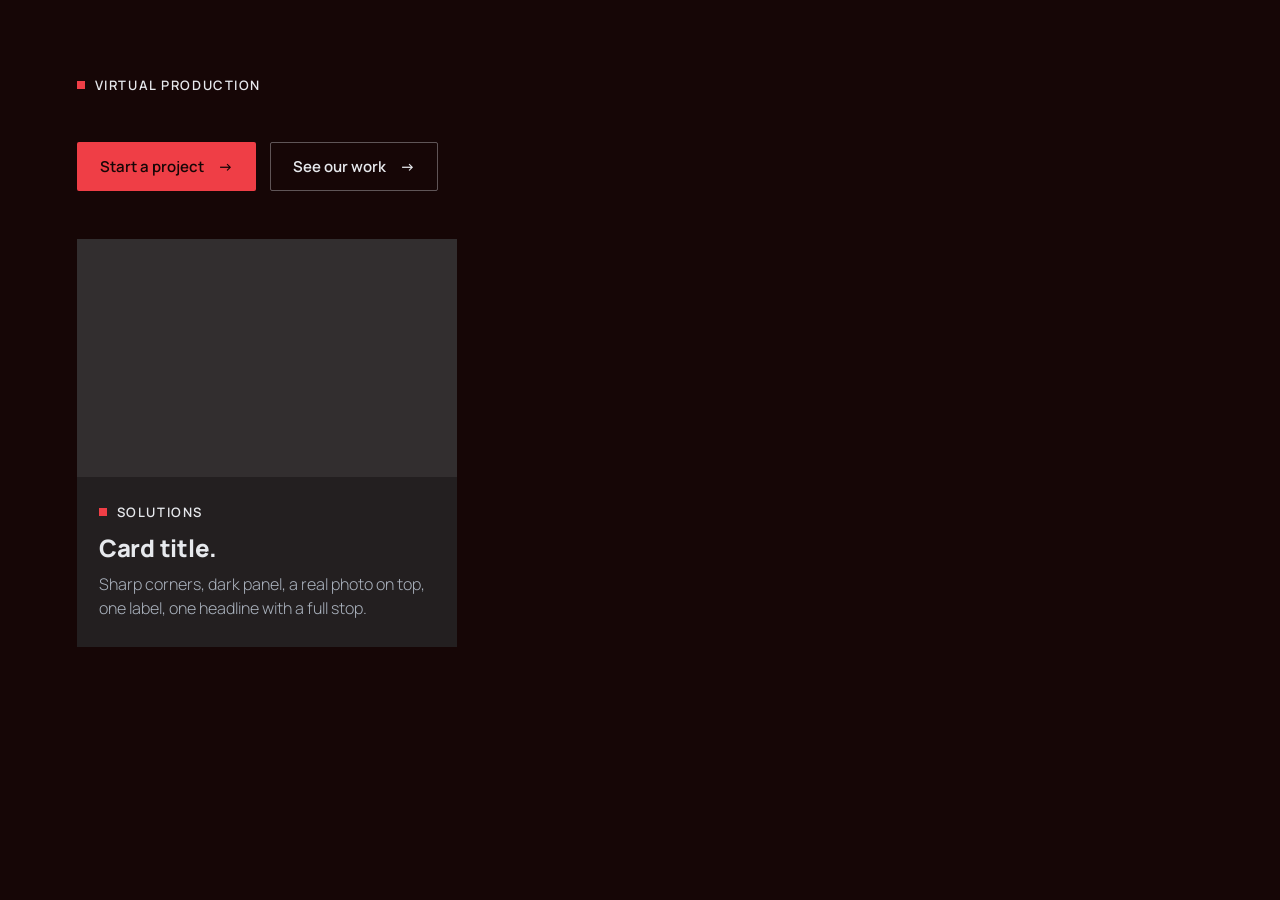
<file: embeds/components.html>
<!doctype html>
<html lang="en">
<head>
<meta charset="utf-8">
<meta name="viewport" content="width=device-width,initial-scale=1">
<title>Veles UI components — label, buttons, card</title>
<link href="https://fonts.googleapis.com/css2?family=Manrope:wght@300;400;500;600;800&display=swap" rel="stylesheet">
<style>body{margin:0;background:#160606;font-family:'Alliance No.2',Manrope,sans-serif;padding:8vh 6vw;display:grid;gap:48px}</style>
</head>
<body>

<!-- ============ VELES EMBED START — CSS for label, buttons and card (paste once, site-wide) ============ -->
<style>
.vx-label{display:inline-flex;align-items:center;gap:10px;font-weight:600;font-size:13px;letter-spacing:.12em;text-transform:uppercase;color:#e7e9ed}
.vx-label:before{content:"";width:8px;height:8px;background:#ef3e46;flex:none}
.vx-btn{display:inline-flex;align-items:center;gap:14px;padding:16px 22px;font:600 15px/1 'Alliance No.2',Manrope,sans-serif;text-decoration:none;border-radius:2px;border:1px solid transparent;cursor:pointer;transition:background 200ms cubic-bezier(.2,0,0,1),color 200ms cubic-bezier(.2,0,0,1),border-color 200ms cubic-bezier(.2,0,0,1)}
.vx-btn:after{content:"\2192";transition:transform 200ms cubic-bezier(.2,0,0,1)}
.vx-btn:hover:after{transform:translateX(4px)}
.vx-btn--red{background:#ef3e46;color:#160606}
.vx-btn--red:hover{background:#e7e9ed}
.vx-btn--line{background:transparent;color:#e7e9ed;border-color:rgba(231,233,237,.35)}
.vx-btn--line:hover{border-color:#e7e9ed}
.vx-card{display:block;background:#231f20;color:#e7e9ed;text-decoration:none;max-width:380px;border-radius:0}
.vx-card img{display:block;width:100%;aspect-ratio:16/10;object-fit:cover}
.vx-card .vx-card-body{padding:22px 22px 26px}
.vx-card h3{font-weight:800;font-size:24px;margin:10px 0 8px;letter-spacing:-.01em}
.vx-card p{font-weight:300;font-size:16px;line-height:1.55;color:#aab2bd;margin:0}
.vx-card .vx-card-media{background:rgba(231,233,237,.07);aspect-ratio:16/10}
@media (prefers-reduced-motion:reduce){.vx-btn,.vx-btn:after{transition:none}}
</style>
<!-- ============ VELES EMBED END ============ -->

<div><span class="vx-label">Virtual production</span></div>
<div style="display:flex;gap:14px;flex-wrap:wrap">
  <a class="vx-btn vx-btn--red" href="#">Start a project</a>
  <a class="vx-btn vx-btn--line" href="#">See our work</a>
</div>
<a class="vx-card" href="#">
  <div class="vx-card-media" role="img" aria-label="Place a Veles set photo here"></div>
  <div class="vx-card-body"><span class="vx-label">Solutions</span><h3>Card title.</h3><p>Sharp corners, dark panel, a real photo on top, one label, one headline with a full stop.</p></div>
</a>
</body>
</html>
</file>
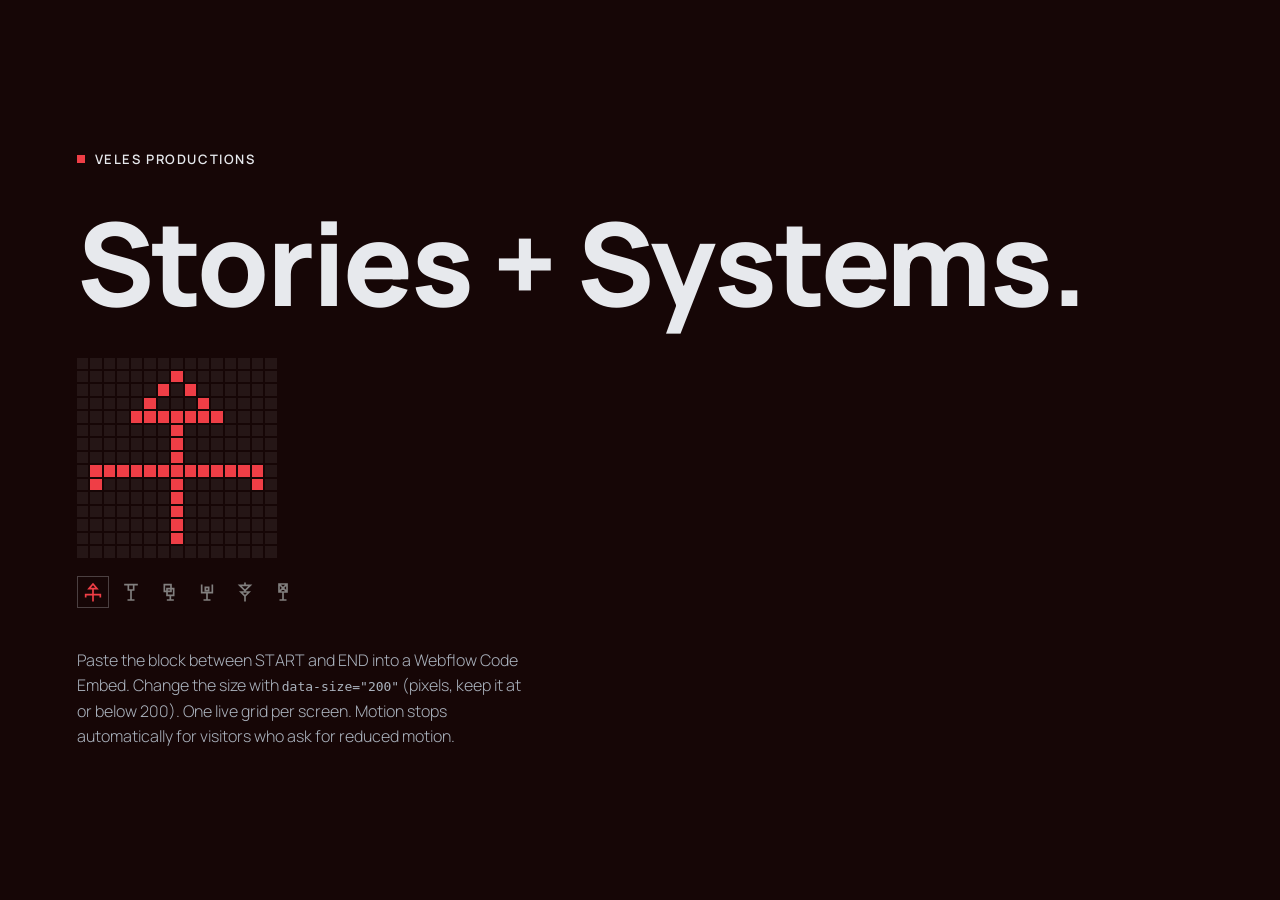
<file: embeds/pixel-sign-hero.html>
<!doctype html>
<html lang="en">
<head>
<meta charset="utf-8">
<meta name="viewport" content="width=device-width,initial-scale=1">
<title>Veles pixel sign — hero embed</title>
<link rel="preconnect" href="https://fonts.googleapis.com">
<link href="https://fonts.googleapis.com/css2?family=Manrope:wght@300;600;800&display=swap" rel="stylesheet">
<style>
  /* demo page only — not part of the embed */
  html,body{margin:0;background:#160606;color:#e7e9ed;font-family:'Alliance No.2',Manrope,sans-serif}
  .demo{min-height:100vh;display:flex;flex-direction:column;justify-content:center;gap:40px;padding:48px 6vw;box-sizing:border-box}
  .demo h1{font-weight:800;font-size:clamp(48px,9vw,128px);line-height:.95;margin:0;letter-spacing:-.02em}
  .demo .label{font-weight:600;font-size:13px;letter-spacing:.12em;text-transform:uppercase;display:flex;align-items:center;gap:10px}
  .demo .label:before{content:"";width:8px;height:8px;background:#ef3e46}
  .demo p{font-weight:300;max-width:46ch;color:#aab2bd;line-height:1.6;margin:0}
</style>
</head>
<body>
<div class="demo">
  <div class="label">Veles Productions</div>
  <h1>Stories + Systems.</h1>

<!-- ============ VELES EMBED START — paste everything down to END into a Webflow Code Embed ============ -->
<div class="vx-pixel" data-size="200" aria-label="Veles signs">
  <div class="vx-pixel-wall" role="img" aria-label="Courage"></div>
  <div class="vx-pixel-rail" role="tablist"></div>
</div>
<style>
.vx-pixel{--vx-red:#ef3e46;--vx-lit:#e7e9ed;--vx-off:rgba(231,233,237,.07);display:inline-flex;flex-direction:column;gap:18px}
.vx-pixel-wall{display:grid;grid-template-columns:repeat(15,1fr);gap:var(--vx-gap,2px);width:var(--vx-size,200px);aspect-ratio:1;perspective:900px}
.vx-px{position:relative;transform-style:preserve-3d;transition:transform 1100ms cubic-bezier(.7,-.25,.25,1.3)}
.vx-px>i{position:absolute;inset:0;backface-visibility:hidden;-webkit-backface-visibility:hidden;background:var(--vx-off)}
.vx-px>i+i{transform:rotateY(180deg)}
.vx-pixel-rail{display:flex;gap:6px}
.vx-pixel-rail button{all:unset;cursor:pointer;width:30px;height:30px;display:grid;place-items:center;color:#817f7e;border:1px solid transparent;transition:color 200ms cubic-bezier(.2,0,0,1),border-color 200ms cubic-bezier(.2,0,0,1)}
.vx-pixel-rail button:hover,.vx-pixel-rail button:focus-visible{color:#e7e9ed}
.vx-pixel-rail button[aria-selected="true"]{color:#e7e9ed;border-color:rgba(231,233,237,.25)}
.vx-pixel-rail button[data-sign="courage"][aria-selected="true"]{color:#ef3e46}
.vx-pixel-rail svg{width:20px;height:20px}
@media (prefers-reduced-motion:reduce){.vx-px{transition:none}}
</style>
<script>
(function(){
  var G={
    courage:["...............",".......#.......","......#.#......",".....#...#.....","....#######....",".......#.......",".......#.......",".......#.......",".#############.",".#.....#.....#.",".......#.......",".......#.......",".......#.......",".......#.......","..............."],
    power:["...............","..###########..",".....#...#.....",".....#...#.....",".....#####.....",".......#.......",".......#.......",".......#.......",".......#.......",".......#.......",".......#.......",".......#.......",".......#.......",".....#####.....","..............."],
    connections:["...............","....#####......","....#...#......","....#.#####....","....#.#.#.#....","....#####.#....","......#...#....","......#####....","........#......","........#......","........#......","........#......","........#......","......#####....","..............."],
    creativity:["...............","...............","...#.......#...","...#..###..#...","...#..#.#..#...","...#..###..#...","...#########...",".......#.......",".......#.......",".......#.......",".......#.......",".......#.......",".......#.......",".....#####.....","..............."],
    passion:[".......#.......","...#########...","....#.....#....",".....#...#.....","......#.#......",".......#.......",".......#.......","....#######....",".....#...#.....","......#.#......",".......#.......",".......#.......",".......#.......",".......#.......","..............."],
    integrity:["...............","....#######....","....##...##....","....#.#.#.#....","....#..#..#....","....#.#.#.#....","....##...##....","....#######....",".......#.......",".......#.......",".......#.......",".......#.......",".......#.......",".....#####.....","..............."]
  };
  var P={
    courage:"M30 56 V20 M8 44 V38 H52 V44 M18 20 L30 6 L42 20 Z",
    power:"M12 8 H48 M22 8 V24 H38 V8 M30 24 V54 M22 54 H38",
    connections:"M16 8 H36 V28 H16 Z M24 20 H44 V40 H24 Z M34 40 V54 M26 54 H42",
    creativity:"M14 10 V32 H46 V10 M25 16 H35 V26 H25 Z M30 32 V54 M22 54 H38",
    passion:"M30 4 V10 M14 10 H46 L30 26 Z M30 26 V30 M18 30 H42 L30 42 Z M30 42 V56",
    integrity:"M18 6 H42 V30 H18 Z M22 10 L38 26 M38 10 L22 26 M30 30 V54 M22 54 H38"
  };
  var ORDER=["courage","power","connections","creativity","passion","integrity"];
  var reduce=window.matchMedia&&window.matchMedia("(prefers-reduced-motion: reduce)").matches;
  document.querySelectorAll(".vx-pixel").forEach(function(root){
    if(root.dataset.ready)return;root.dataset.ready="1";
    var wall=root.querySelector(".vx-pixel-wall"),rail=root.querySelector(".vx-pixel-rail");
    var size=parseInt(root.dataset.size||"200",10);
    wall.style.setProperty("--vx-size",size+"px");
    wall.style.setProperty("--vx-gap",Math.max(1,Math.round(size/100))+"px");
    var tiles=[],step=[];
    for(var r=0;r<15;r++)for(var c=0;c<15;c++){
      var t=document.createElement("div");t.className="vx-px";
      t.innerHTML="<i></i><i></i>";
      t.style.transitionDelay=Math.round(Math.sqrt((r-7)*(r-7)+(c-7)*(c-7))*140)+"ms";
      wall.appendChild(t);tiles.push(t);step.push(0);
    }
    var btns={};
    ORDER.forEach(function(k){
      var b=document.createElement("button");b.type="button";b.dataset.sign=k;
      b.setAttribute("role","tab");b.setAttribute("aria-label",k.charAt(0).toUpperCase()+k.slice(1));
      b.innerHTML='<svg viewBox="0 0 60 60" aria-hidden="true"><path d="'+P[k]+'" fill="none" stroke="currentColor" stroke-width="5" stroke-linecap="square" stroke-linejoin="miter"/></svg>';
      b.addEventListener("click",function(){stop();show(k)});
      rail.appendChild(b);btns[k]=b;
    });
    var cur=null,timer=null;
    function show(k){
      if(k===cur)return;
      var g=G[k],on=k==="courage"?"var(--vx-red)":"var(--vx-lit)";
      tiles.forEach(function(t,i){
        var lit=g[Math.floor(i/15)].charAt(i%15)==="#";
        var color=lit?on:"var(--vx-off)";
        if(cur===null){t.children[0].style.background=color;return;}
        var hidden=t.children[(step[i]+1)%2];
        hidden.style.background=color;
        step[i]++;
        t.style.transform="rotateY("+(step[i]*180)+"deg)";
      });
      cur=k;
      wall.setAttribute("aria-label",k.charAt(0).toUpperCase()+k.slice(1));
      ORDER.forEach(function(o){btns[o].setAttribute("aria-selected",o===k?"true":"false")});
    }
    function stop(){if(timer){clearInterval(timer);timer=null}}
    show("courage");
    if(!reduce){
      var n=0;
      timer=setInterval(function(){n=(n+1)%ORDER.length;show(ORDER[n])},3600);
    }
  });
})();
</script>
<!-- ============ VELES EMBED END ============ -->

  <p>Paste the block between START and END into a Webflow Code Embed. Change the size with
  <code>data-size="200"</code> (pixels, keep it at or below 200). One live grid per screen.
  Motion stops automatically for visitors who ask for reduced motion.</p>
</div>
</body>
</html>
</file>
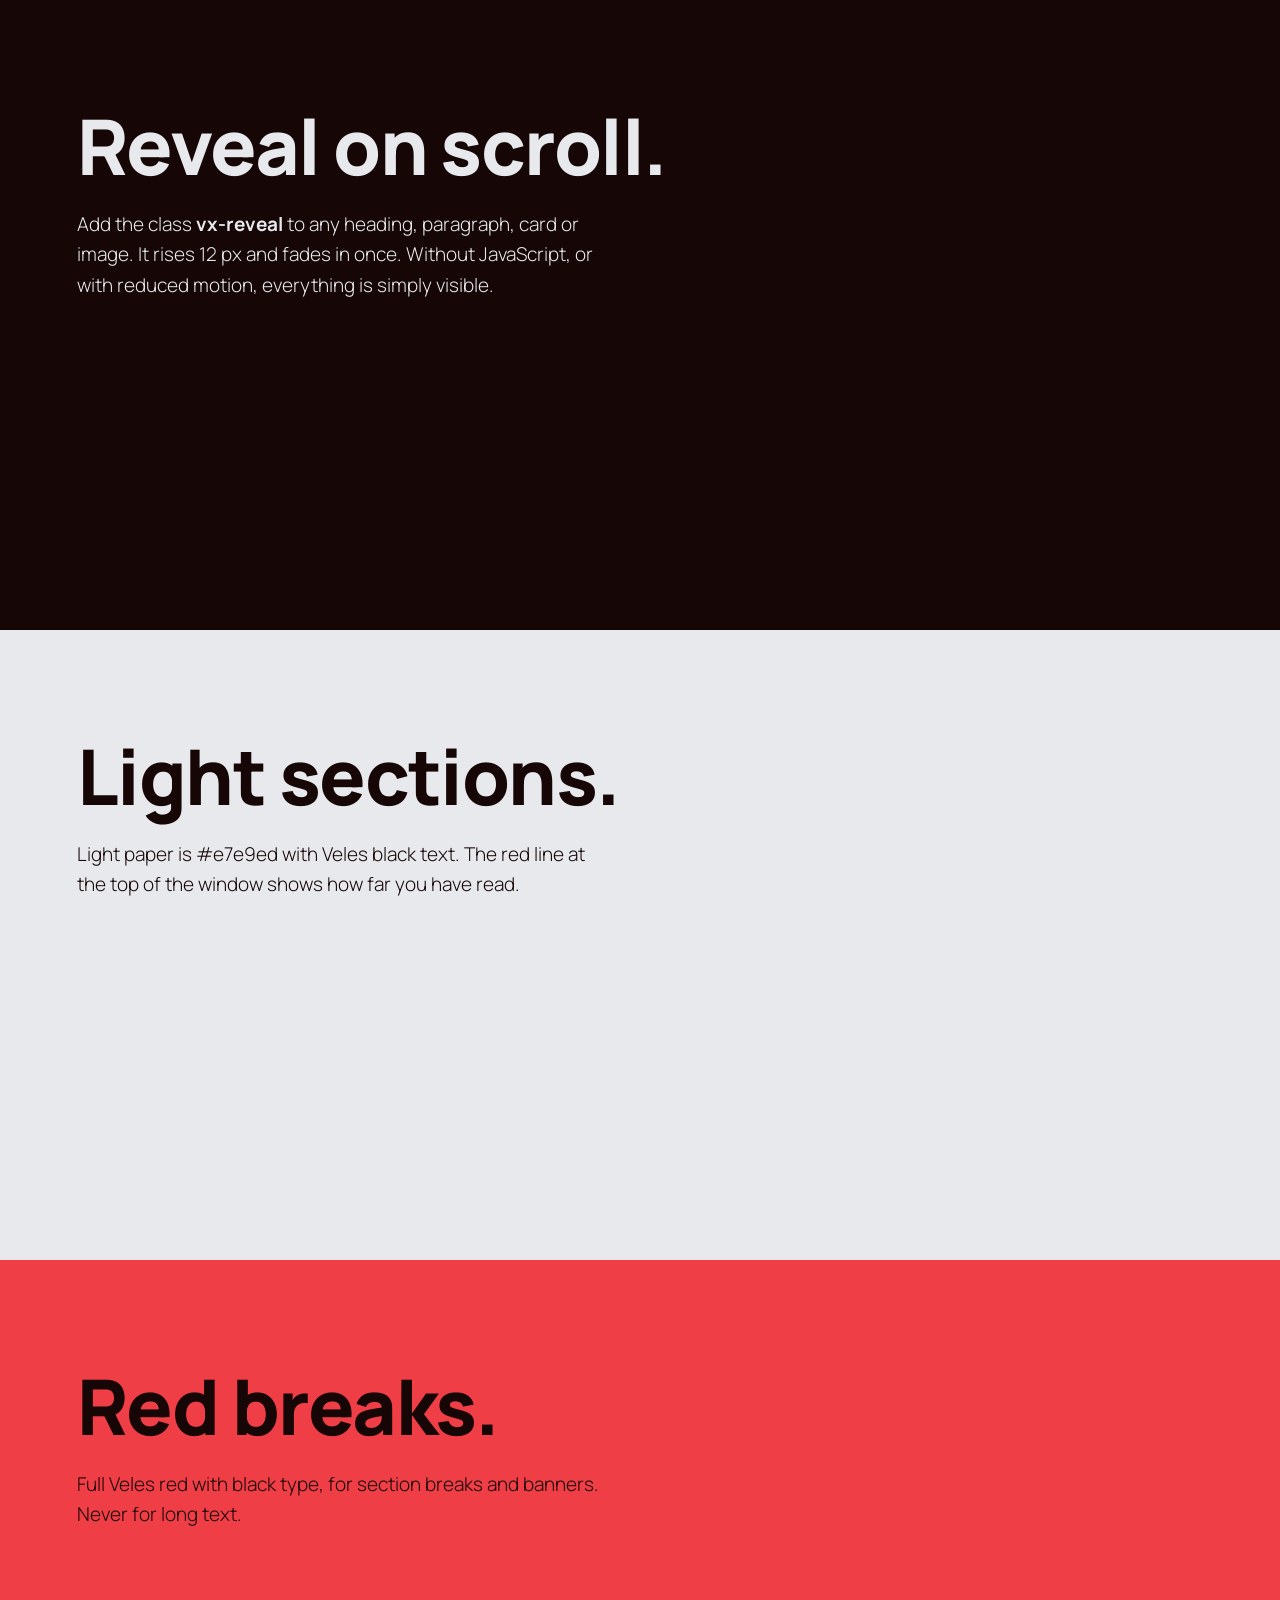
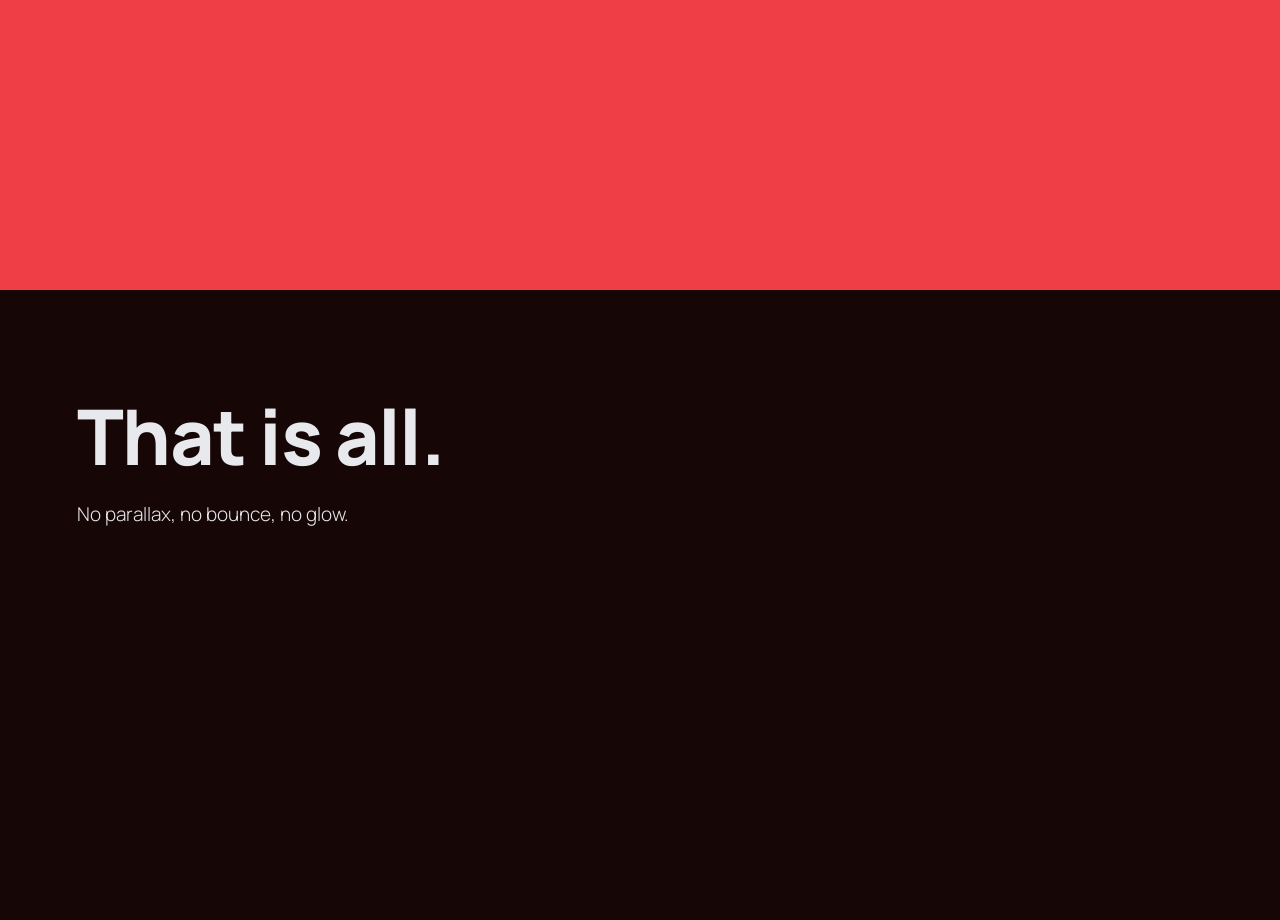
<file: embeds/reveal-and-progress.html>
<!doctype html>
<html lang="en">
<head>
<meta charset="utf-8">
<meta name="viewport" content="width=device-width,initial-scale=1">
<title>Veles reveal and progress — embed</title>
<link href="https://fonts.googleapis.com/css2?family=Manrope:wght@300;600;800&display=swap" rel="stylesheet">
<style>
  html,body{margin:0;background:#160606;color:#e7e9ed;font-family:'Alliance No.2',Manrope,sans-serif}
  .demo section{min-height:70vh;padding:12vh 6vw;box-sizing:border-box}
  .demo section.light{background:#e7e9ed;color:#160606}
  .demo section.red{background:#ef3e46;color:#160606}
  .demo h2{font-weight:800;font-size:clamp(36px,6vw,88px);margin:0 0 24px;letter-spacing:-.02em;line-height:1}
  .demo p{font-weight:300;font-size:19px;line-height:1.6;max-width:48ch;margin:0}
</style>
</head>
<body>

<!-- ============ VELES EMBED START — paste ONCE per page (site-wide: Webflow > Page/Site settings > Before </body>) ============ -->
<div class="vx-progress" aria-hidden="true"></div>
<style>
.vx-progress{position:fixed;top:0;left:0;height:2px;width:100%;background:#ef3e46;transform-origin:0 50%;transform:scaleX(0);z-index:9999;pointer-events:none;transition:transform 200ms cubic-bezier(.2,0,0,1)}
.vx-js .vx-reveal{opacity:0;transform:translateY(12px);transition:opacity 800ms cubic-bezier(.2,0,0,1),transform 800ms cubic-bezier(.2,0,0,1)}
.vx-js .vx-reveal.is-in{opacity:1;transform:none}
@media (prefers-reduced-motion:reduce){
  .vx-progress{transition:none}
  .vx-js .vx-reveal{opacity:1;transform:none;transition:none}
}
</style>
<script>
(function(){
  if(window.__vxReveal)return;window.__vxReveal=1;
  var bar=document.querySelector(".vx-progress");
  function onScroll(){
    var h=document.documentElement,max=h.scrollHeight-h.clientHeight;
    if(bar)bar.style.transform="scaleX("+(max>0?h.scrollTop/max:0)+")";
  }
  window.addEventListener("scroll",onScroll,{passive:true});onScroll();
  if(!("IntersectionObserver" in window))return;   /* no observer: everything simply stays visible */
  document.documentElement.classList.add("vx-js");
  var io=new IntersectionObserver(function(es){
    es.forEach(function(e){if(e.isIntersecting){e.target.classList.add("is-in");io.unobserve(e.target)}});
  },{threshold:.15,rootMargin:"0px 0px -8% 0px"});
  function watch(){document.querySelectorAll(".vx-reveal:not(.is-in)").forEach(function(el){io.observe(el)})}
  if(document.readyState==="loading")document.addEventListener("DOMContentLoaded",watch);else watch();
})();
</script>
<!-- ============ VELES EMBED END — then add the class "vx-reveal" to any block that should rise in ============ -->

<div class="demo">
  <section><h2 class="vx-reveal">Reveal on scroll.</h2><p class="vx-reveal">Add the class <b>vx-reveal</b> to any heading, paragraph, card or image. It rises 12 px and fades in once. Without JavaScript, or with reduced motion, everything is simply visible.</p></section>
  <section class="light"><h2 class="vx-reveal">Light sections.</h2><p class="vx-reveal">Light paper is #e7e9ed with Veles black text. The red line at the top of the window shows how far you have read.</p></section>
  <section class="red"><h2 class="vx-reveal">Red breaks.</h2><p class="vx-reveal">Full Veles red with black type, for section breaks and banners. Never for long text.</p></section>
  <section><h2 class="vx-reveal">That is all.</h2><p class="vx-reveal">No parallax, no bounce, no glow.</p></section>
</div>
</body>
</html>
</file>
<file: skills/veles-brand/tokens/tokens.css>
/* Veles Productions — design tokens (CSS custom properties)
   Source of truth: tokens/tokens.json (W3C DTCG). Keep both files in sync.
   Palette is CLOSED: any hex not listed here is a brand-QA error.
   Shades only via rgba() of these values (no new hex). */
:root {
  /* color — foundational (Brand 3.0: czerń #160606 zamiast #000000, decyzja 2026-11-01) */
  --veles-black: #160606;
  --veles-red: #ef3e46;
  --veles-grey: #cdd1da;

  /* color — flexible (Brandbook V1) */
  --veles-panel: #231f20;
  --veles-grey-mid: #817f7e;
  --veles-grey-blue: #aab2bd;
  --veles-near-white: #e7e9ed;

  /* common derived (rgba of palette only) */
  --veles-red-dim: rgba(239, 62, 70, 0.55);
  --veles-shadow: rgba(22, 6, 6, 0.55);

  /* typography */
  --veles-font: 'Alliance No.2', Manrope, sans-serif; /* Brand 3.0; Arial i BR Hendrix wycofane */
  --veles-w-title: 800;   /* ExtraBold — headlines (najwyzsza waga wspolna Alliance i Manrope) */
  --veles-w-text: 300;    /* Light  — body */
  --veles-w-regular: 400; /* digital extension */
  --veles-w-medium: 500;  /* digital extension */
  --veles-w-semibold: 600;/* digital extension */

  /* type scale (print pt; operational — see brand/gaps.md G1) */
  --veles-fs-h1: 30pt;
  --veles-fs-h2: 15pt;
  --veles-fs-lede: 12pt;
  --veles-fs-body: 10.5pt;
  --veles-fs-label: 9.5pt;
  --veles-fs-caption: 8.5pt;
  --veles-fs-footer: 7.5pt;

  /* page chrome (A4 print) */
  --veles-pad-x: 17mm;
  --veles-pad-y: 15mm;
  --veles-logo-min: 10mm; /* brandbook: absolute floor & min edge distance */
  /* lockup pionowy: wordmark to ~15% wysokosci znaku, wiec 10mm to za malo, zeby
     napis „VELES" byl czytelny — patrz brand/rules.md, sekcja 1 */
  --veles-logo-header: 16mm; /* naglowek strony — minimum czytelnosci wordmarku */
  --veles-logo-cover: 32mm;  /* okladka A4; web: 88px */

  /* motion — CSS/web animation in self-contained HTML docs (webdoc).
     Doctrine, allowed-list of four moves, prefers-reduced-motion requirement:
     brand/motion-guidelines.md section 'CSS/web'. */
  --veles-motion-duration-fast: 200ms;  /* micro-transitions, scroll progress bar */
  --veles-motion-duration-base: 400ms;  /* section light/dark crossfade/wipe */
  --veles-motion-duration-slow: 800ms;  /* cover/logo reveal (once, on load) */
  --veles-motion-duration-draw: 1200ms; /* rune stroke-dashoffset draw-in */
  --veles-motion-duration-pixel: 220ms; /* znak z pikseli: przejscie jednego piksela */
  --veles-motion-pixel-step: 4ms;       /* opoznienie kolejnego piksela (r*15+c)*step */
  --veles-motion-pixel-hold: 3000ms;    /* czas pokazu jednego znaku w hero */
  --veles-motion-ease-standard: cubic-bezier(0.2, 0, 0, 1); /* sharp, matches 0/45/90 angles */
  --veles-motion-ease-draw: cubic-bezier(0.16, 1, 0.3, 1);  /* eased-out rune draw */
  /* prefers-reduced-motion: reduce is MANDATORY on every animated document — no variable,
     enforced via the @media block pattern in motion-guidelines.md §3. */
}
</file>
